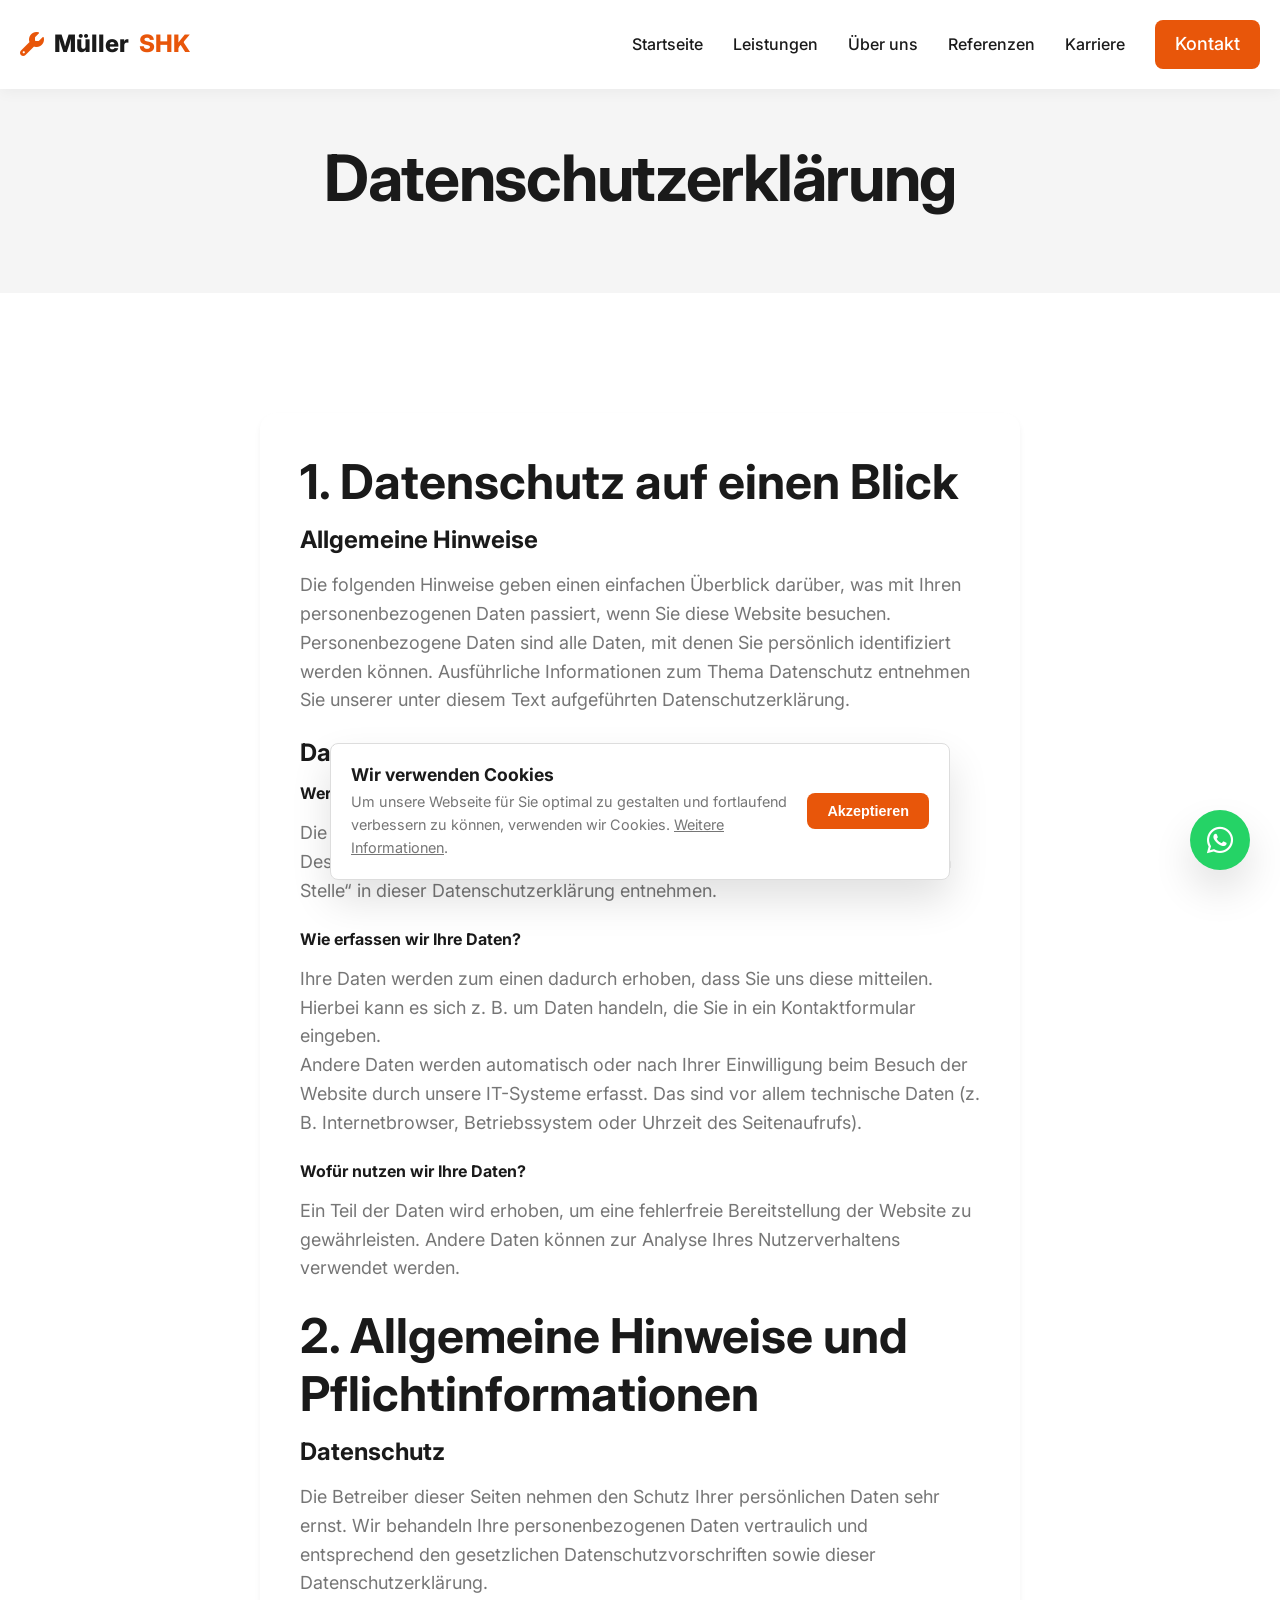
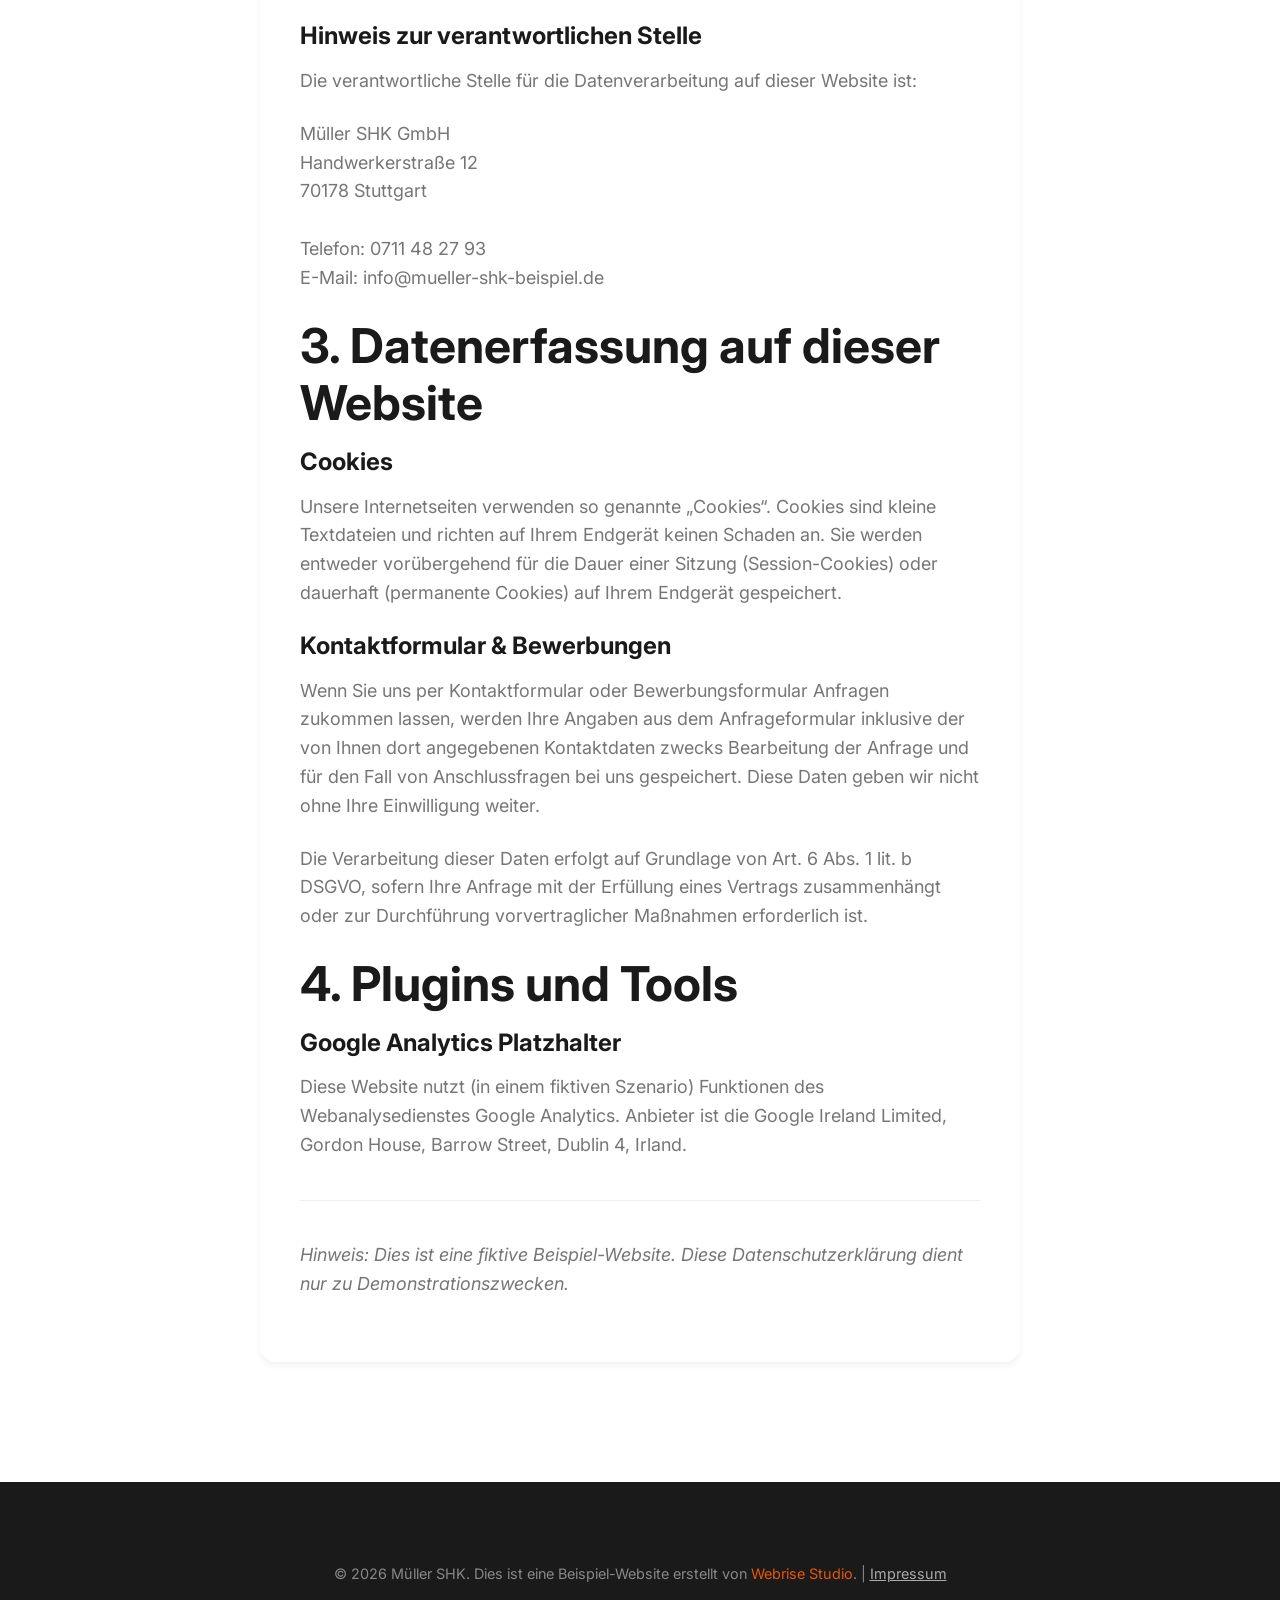
<file: datenschutz.html>
<!DOCTYPE html>
<html lang="de">
<head>
    <meta charset="UTF-8">
    <meta name="viewport" content="width=device-width, initial-scale=1.0">
  <meta name="description" content="Datenschutzerklärung – Müller SHK Stuttgart. Informationen zum Umgang mit Ihren personenbezogenen Daten.">
    <title>Datenschutzerklärung | Müller SHK Stuttgart</title>
    
    <link rel="preconnect" href="https://fonts.googleapis.com">
    <link rel="preconnect" href="https://fonts.gstatic.com" crossorigin>
    <link href="https://fonts.googleapis.com/css2?family=Inter:wght@400;500;600;700;800&display=swap" rel="stylesheet">
    <link rel="stylesheet" href="https://cdnjs.cloudflare.com/ajax/libs/font-awesome/6.4.0/css/all.min.css">
    <link rel="stylesheet" href="css/style.css">
  <!-- Open Graph -->
  <meta property="og:type" content="website">
  <meta property="og:url" content="https://webrisestudiode.github.io/mueller-shk/datenschutz.html">
  <meta property="og:title" content="Datenschutzerklärung | Müller SHK Stuttgart">
  <meta property="og:description" content="Datenschutzerklärung von Müller SHK Stuttgart.">
  <meta property="og:image" content="https://webrisestudiode.github.io/mueller-shk/Bilder%20Mitarbeiter/team1.webp">
  <meta name="twitter:card" content="summary_large_image">
</head>
<body>

<!-- Personalisierter Demo-Banner -->
<div id="personalized-banner" style="display:none; background:linear-gradient(90deg,#C64808,#E8560A); color:white; text-align:center; padding:10px 20px; font-size:0.9rem; font-weight:600; letter-spacing:0.01em; position:fixed;top:0;left:0;right:0;width:100%;z-index:9999;">
  <i class="fa-solid fa-eye" style="margin-right:8px;"></i>
  Guten Tag Herr/Frau <span id="banner-name" style="font-weight:800;"></span> – so könnte die Website von <strong id="banner-firma"></strong> aussehen &nbsp;·&nbsp;
  <a href="https://webrisestudio.de/kontakt.html" target="_blank" style="color:rgba(255,255,255,0.9);text-decoration:underline;font-weight:700;">Website anfragen →</a>
</div>
<script>
(function(){var p=new URLSearchParams(window.location.search);var f=p.get('firma'),n=p.get('name'),s=p.get('stadt'),t=p.get('telefon');if(f)sessionStorage.setItem('ws_firma',f);if(n)sessionStorage.setItem('ws_name',n);if(s)sessionStorage.setItem('ws_stadt',s);if(t)sessionStorage.setItem('ws_telefon',t);var name=sessionStorage.getItem('ws_name');if(name){var b=document.getElementById('personalized-banner'),el=document.getElementById('banner-name');if(b&&el){el.textContent=name;b.style.display='block';document.documentElement.appendChild(b);var h=b.offsetHeight||44;var sp=document.getElementById('ws-banner-spacer');if(sp)sp.style.height=h+'px';}}})();
</script>
<div id="ws-banner-spacer" style="height:0;overflow:hidden;"></div>

    <!-- Header Navigation -->
    <header class="header">
        <div class="container nav-container">
            <a href="index.html" class="logo">
                <i class="fa-solid fa-wrench" style="color: var(--color-primary);"></i> Müller<span>SHK</span>
            </a>
            
            <button class="mobile-menu-btn">
                <i class="fa-solid fa-bars"></i>
            </button>
            
            <nav class="nav-links">
                <a href="index.html">Startseite</a>
                <a href="leistungen.html">Leistungen</a>
                <a href="ueber-uns.html">Über uns</a>
                <a href="referenzen.html">Referenzen</a>
                <a href="karriere.html">Karriere</a>
                <a href="kontakt.html" class="btn btn-primary" style="color:white; padding: 10px 20px;">Kontakt</a>
            </nav>
        </div>
    </header>

    <section class="page-header" style="padding: 60px 0;">
        <div class="container">
            <h1>Datenschutzerklärung</h1>
        </div>
    </section>

    <section class="section-padding">
        <div class="container" style="max-width: 800px; margin: 0 auto;">
            <div style="background: white; padding: 40px; border-radius: var(--border-radius-lg); box-shadow: var(--shadow-sm);">
                
                <h2>1. Datenschutz auf einen Blick</h2>
                <h3>Allgemeine Hinweise</h3>
                <p>Die folgenden Hinweise geben einen einfachen Überblick darüber, was mit Ihren personenbezogenen Daten passiert, wenn Sie diese Website besuchen. Personenbezogene Daten sind alle Daten, mit denen Sie persönlich identifiziert werden können. Ausführliche Informationen zum Thema Datenschutz entnehmen Sie unserer unter diesem Text aufgeführten Datenschutzerklärung.</p>

                <h3>Datenerfassung auf dieser Website</h3>
                <h4>Wer ist verantwortlich für die Datenerfassung auf dieser Website?</h4>
                <p>Die Datenverarbeitung auf dieser Website erfolgt durch den Websitebetreiber. Dessen Kontaktdaten können Sie dem Abschnitt „Hinweis zur Verantwortlichen Stelle“ in dieser Datenschutzerklärung entnehmen.</p>

                <h4>Wie erfassen wir Ihre Daten?</h4>
                <p>Ihre Daten werden zum einen dadurch erhoben, dass Sie uns diese mitteilen. Hierbei kann es sich z. B. um Daten handeln, die Sie in ein Kontaktformular eingeben.<br>
                Andere Daten werden automatisch oder nach Ihrer Einwilligung beim Besuch der Website durch unsere IT-Systeme erfasst. Das sind vor allem technische Daten (z. B. Internetbrowser, Betriebssystem oder Uhrzeit des Seitenaufrufs).</p>

                <h4>Wofür nutzen wir Ihre Daten?</h4>
                <p>Ein Teil der Daten wird erhoben, um eine fehlerfreie Bereitstellung der Website zu gewährleisten. Andere Daten können zur Analyse Ihres Nutzerverhaltens verwendet werden.</p>

                <h2>2. Allgemeine Hinweise und Pflichtinformationen</h2>
                <h3>Datenschutz</h3>
                <p>Die Betreiber dieser Seiten nehmen den Schutz Ihrer persönlichen Daten sehr ernst. Wir behandeln Ihre personenbezogenen Daten vertraulich und entsprechend den gesetzlichen Datenschutzvorschriften sowie dieser Datenschutzerklärung.</p>

                <h3>Hinweis zur verantwortlichen Stelle</h3>
                <p>Die verantwortliche Stelle für die Datenverarbeitung auf dieser Website ist:</p>
                <p>
                    Müller SHK GmbH<br>
                    Handwerkerstraße 12<br>
                    70178 Stuttgart<br><br>
                    Telefon: 0711 123456<br>
                    E-Mail: info@mueller-shk-beispiel.de
                </p>

                <h2>3. Datenerfassung auf dieser Website</h2>
                <h3>Cookies</h3>
                <p>Unsere Internetseiten verwenden so genannte „Cookies“. Cookies sind kleine Textdateien und richten auf Ihrem Endgerät keinen Schaden an. Sie werden entweder vorübergehend für die Dauer einer Sitzung (Session-Cookies) oder dauerhaft (permanente Cookies) auf Ihrem Endgerät gespeichert.</p>

                <h3>Kontaktformular & Bewerbungen</h3>
                <p>Wenn Sie uns per Kontaktformular oder Bewerbungsformular Anfragen zukommen lassen, werden Ihre Angaben aus dem Anfrageformular inklusive der von Ihnen dort angegebenen Kontaktdaten zwecks Bearbeitung der Anfrage und für den Fall von Anschlussfragen bei uns gespeichert. Diese Daten geben wir nicht ohne Ihre Einwilligung weiter.</p>
                <p>Die Verarbeitung dieser Daten erfolgt auf Grundlage von Art. 6 Abs. 1 lit. b DSGVO, sofern Ihre Anfrage mit der Erfüllung eines Vertrags zusammenhängt oder zur Durchführung vorvertraglicher Maßnahmen erforderlich ist.</p>

                <h2>4. Plugins und Tools</h2>
                <h3>Google Analytics Platzhalter</h3>
                <p>Diese Website nutzt (in einem fiktiven Szenario) Funktionen des Webanalysedienstes Google Analytics. Anbieter ist die Google Ireland Limited, Gordon House, Barrow Street, Dublin 4, Irland.</p>

                <hr style="margin: 40px 0; border: none; border-top: 1px solid #eee;">

                <p><em>Hinweis: Dies ist eine fiktive Beispiel-Website. Diese Datenschutzerklärung dient nur zu Demonstrationszwecken.</em></p>
            </div>
        </div>
    </section>

    <!-- Footer -->
    <footer class="footer">
        <div class="container">
            <div class="footer-bottom" style="padding-top: 0; border-top: none;">
                &copy; 2026 Müller SHK. Dies ist eine Beispiel-Website erstellt von <a href="https://webrisestudio.de" target="_blank" style="color:var(--color-primary);">Webrise Studio</a>. | <a href="impressum.html" style="color: #aaa; text-decoration: underline;">Impressum</a>
            </div>
        </div>
    </footer>

    <!-- WhatsApp Button -->
    <a href="https://wa.me/49123456789?text=Hallo%20M%C3%BCller%20SHK,%20ich%20h%C3%A4tte%20eine%20Anfrage..." target="_blank" class="whatsapp-btn" aria-label="WhatsApp Kontakt">
        <i class="fa-brands fa-whatsapp"></i>
    </a>

    <!-- Cookie Banner -->
    <div id="cookie-banner" class="cookie-banner">
        <div>
            <h4 style="margin-bottom: 5px; font-size: 1.1rem;">Wir verwenden Cookies</h4>
            <p style="font-size: 0.9rem; margin-bottom: 0;">Um unsere Webseite für Sie optimal zu gestalten und fortlaufend verbessern zu können, verwenden wir Cookies. <a href="datenschutz.html" style="text-decoration: underline;">Weitere Informationen</a>.</p>
        </div>
        <div>
            <button id="accept-cookies" class="btn btn-primary" style="padding: 10px 20px; font-size: 0.9rem;">Akzeptieren</button>
        </div>
    </div>

    <!-- Scripts -->
    <script src="js/script.js"></script>
</body>
</html>
</file>
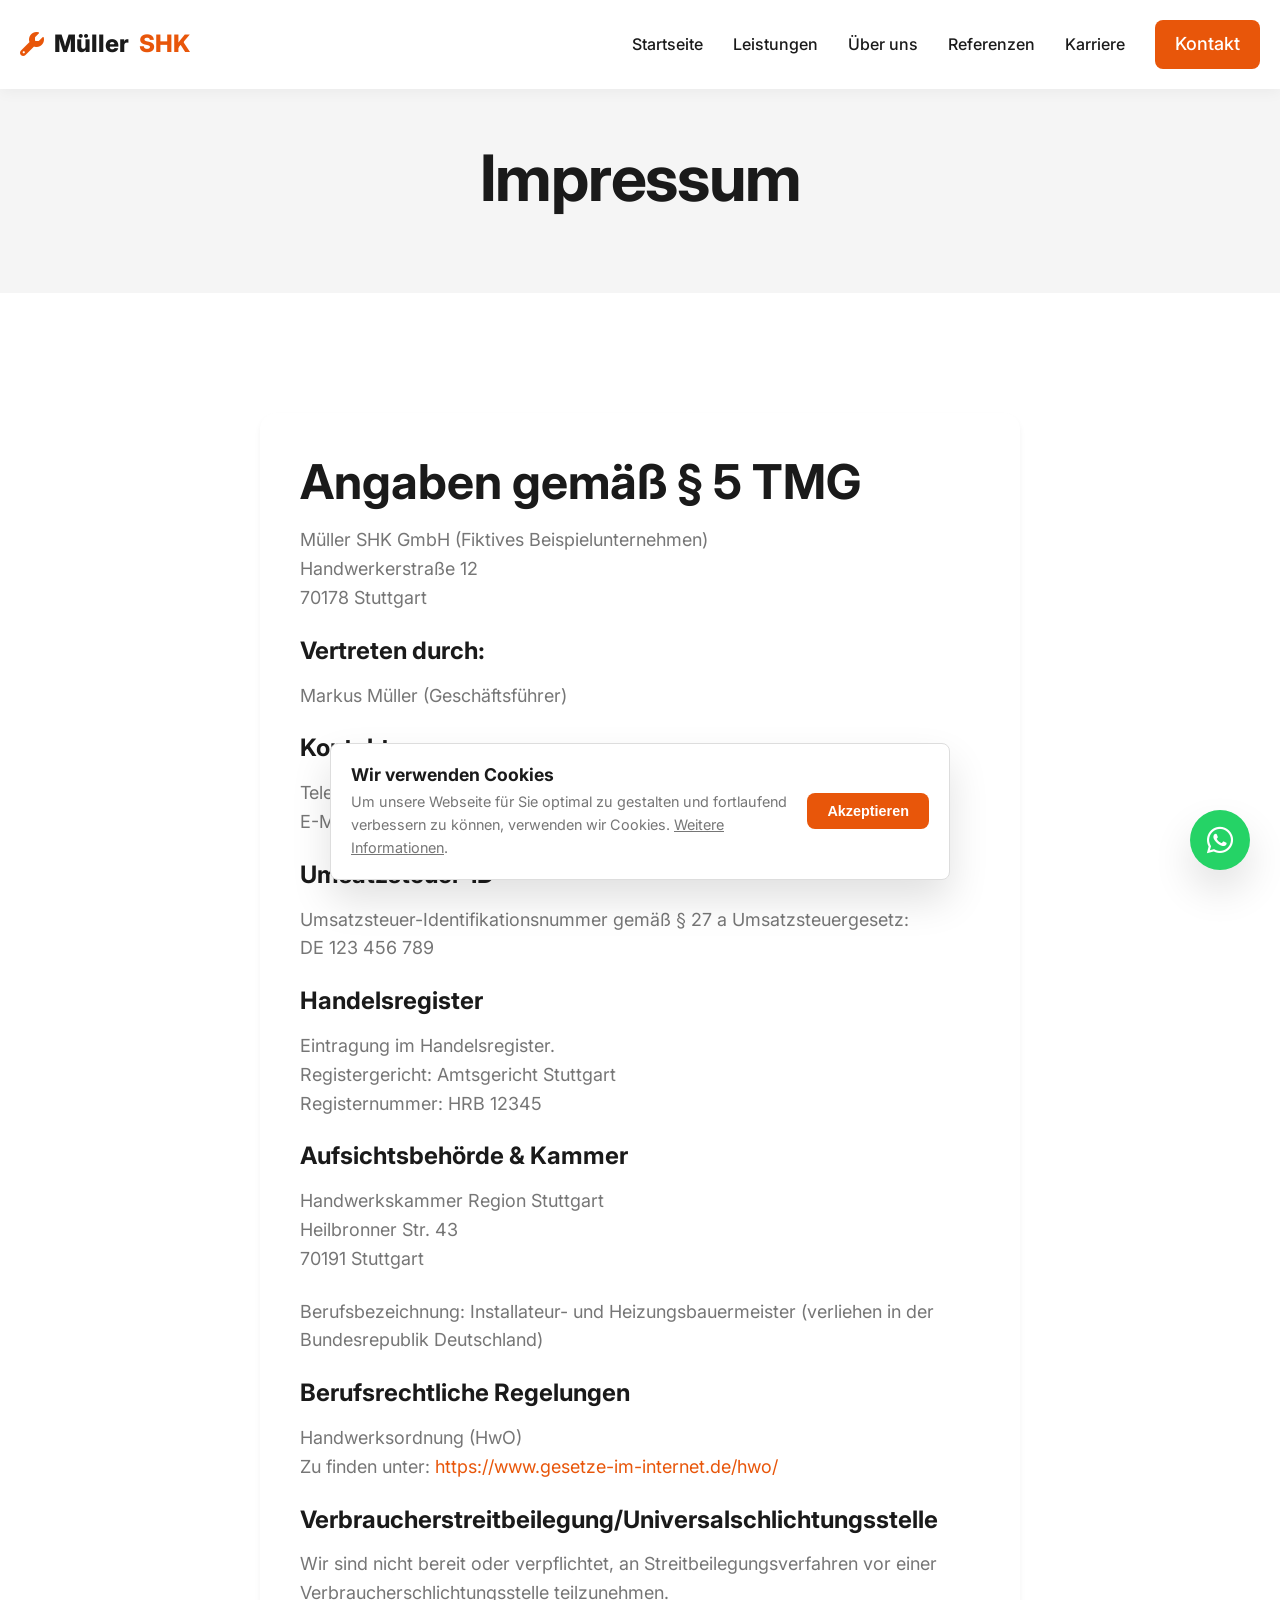
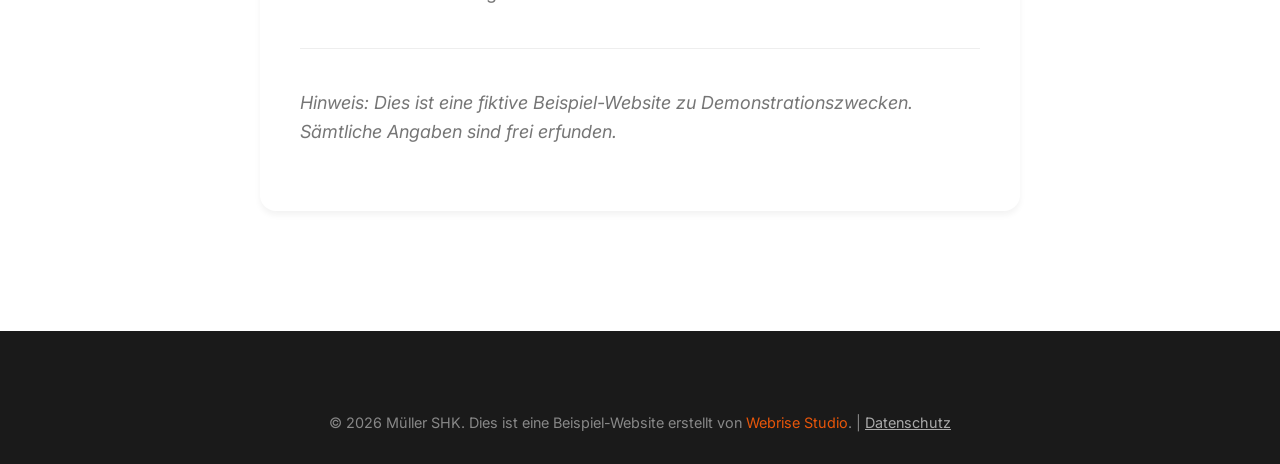
<file: impressum.html>
<!DOCTYPE html>
<html lang="de">
<head>
    <meta charset="UTF-8">
    <meta name="viewport" content="width=device-width, initial-scale=1.0">
  <meta name="description" content="Impressum – Müller SHK Stuttgart. Angaben gemäß § 5 TMG.">
    <title>Impressum | Müller SHK Stuttgart</title>
    
    <link rel="preconnect" href="https://fonts.googleapis.com">
    <link rel="preconnect" href="https://fonts.gstatic.com" crossorigin>
    <link href="https://fonts.googleapis.com/css2?family=Inter:wght@400;500;600;700;800&display=swap" rel="stylesheet">
    <link rel="stylesheet" href="https://cdnjs.cloudflare.com/ajax/libs/font-awesome/6.4.0/css/all.min.css">
    <link rel="stylesheet" href="css/style.css">
  <!-- Open Graph -->
  <meta property="og:type" content="website">
  <meta property="og:url" content="https://webrisestudiode.github.io/mueller-shk/impressum.html">
  <meta property="og:title" content="Impressum | Müller SHK Stuttgart">
  <meta property="og:description" content="Impressum von Müller SHK Stuttgart.">
  <meta property="og:image" content="https://webrisestudiode.github.io/mueller-shk/Bilder%20Mitarbeiter/team1.webp">
  <meta name="twitter:card" content="summary_large_image">
</head>
<body>

<!-- Personalisierter Demo-Banner -->
<div id="personalized-banner" style="display:none; background:linear-gradient(90deg,#C64808,#E8560A); color:white; text-align:center; padding:10px 20px; font-size:0.9rem; font-weight:600; letter-spacing:0.01em; position:fixed;top:0;left:0;right:0;width:100%;z-index:9999;">
  <i class="fa-solid fa-eye" style="margin-right:8px;"></i>
  Guten Tag Herr/Frau <span id="banner-name" style="font-weight:800;"></span> – so könnte die Website von <strong id="banner-firma"></strong> aussehen &nbsp;·&nbsp;
  <a href="https://webrisestudio.de/kontakt.html" target="_blank" style="color:rgba(255,255,255,0.9);text-decoration:underline;font-weight:700;">Website anfragen →</a>
</div>
<script>
(function(){var p=new URLSearchParams(window.location.search);var f=p.get('firma'),n=p.get('name'),s=p.get('stadt'),t=p.get('telefon');if(f)sessionStorage.setItem('ws_firma',f);if(n)sessionStorage.setItem('ws_name',n);if(s)sessionStorage.setItem('ws_stadt',s);if(t)sessionStorage.setItem('ws_telefon',t);var name=sessionStorage.getItem('ws_name');if(name){var b=document.getElementById('personalized-banner'),el=document.getElementById('banner-name');if(b&&el){el.textContent=name;b.style.display='block';document.documentElement.appendChild(b);var h=b.offsetHeight||44;var sp=document.getElementById('ws-banner-spacer');if(sp)sp.style.height=h+'px';}}})();
</script>
<div id="ws-banner-spacer" style="height:0;overflow:hidden;"></div>

    <!-- Header Navigation -->
    <header class="header">
        <div class="container nav-container">
            <a href="index.html" class="logo">
                <i class="fa-solid fa-wrench" style="color: var(--color-primary);"></i> Müller<span>SHK</span>
            </a>
            
            <button class="mobile-menu-btn">
                <i class="fa-solid fa-bars"></i>
            </button>
            
            <nav class="nav-links">
                <a href="index.html">Startseite</a>
                <a href="leistungen.html">Leistungen</a>
                <a href="ueber-uns.html">Über uns</a>
                <a href="referenzen.html">Referenzen</a>
                <a href="karriere.html">Karriere</a>
                <a href="kontakt.html" class="btn btn-primary" style="color:white; padding: 10px 20px;">Kontakt</a>
            </nav>
        </div>
    </header>

    <section class="page-header" style="padding: 60px 0;">
        <div class="container">
            <h1>Impressum</h1>
        </div>
    </section>

    <section class="section-padding">
        <div class="container" style="max-width: 800px; margin: 0 auto;">
            <div style="background: white; padding: 40px; border-radius: var(--border-radius-lg); box-shadow: var(--shadow-sm);">
                <h2>Angaben gemäß § 5 TMG</h2>
                <p>
                    Müller SHK GmbH (Fiktives Beispielunternehmen)<br>
                    Handwerkerstraße 12<br>
                    70178 Stuttgart
                </p>

                <h3>Vertreten durch:</h3>
                <p>Markus Müller (Geschäftsführer)</p>

                <h3>Kontakt</h3>
                <p>
                    Telefon: 0711 123456<br>
                    E-Mail: info@mueller-shk-beispiel.de
                </p>

                <h3>Umsatzsteuer-ID</h3>
                <p>
                    Umsatzsteuer-Identifikationsnummer gemäß § 27 a Umsatzsteuergesetz:<br>
                    DE 123 456 789
                </p>

                <h3>Handelsregister</h3>
                <p>
                    Eintragung im Handelsregister.<br>
                    Registergericht: Amtsgericht Stuttgart<br>
                    Registernummer: HRB 12345
                </p>

                <h3>Aufsichtsbehörde & Kammer</h3>
                <p>
                    Handwerkskammer Region Stuttgart<br>
                    Heilbronner Str. 43<br>
                    70191 Stuttgart
                </p>
                <p>Berufsbezeichnung: Installateur- und Heizungsbauermeister (verliehen in der Bundesrepublik Deutschland)</p>
                
                <h3>Berufsrechtliche Regelungen</h3>
                <p>Handwerksordnung (HwO)<br>
                Zu finden unter: <a href="https://www.gesetze-im-internet.de/hwo/" target="_blank" style="color: var(--color-primary);">https://www.gesetze-im-internet.de/hwo/</a></p>

                <h3>Verbraucherstreitbeilegung/Universalschlichtungsstelle</h3>
                <p>Wir sind nicht bereit oder verpflichtet, an Streitbeilegungsverfahren vor einer Verbraucherschlichtungsstelle teilzunehmen.</p>

                <hr style="margin: 40px 0; border: none; border-top: 1px solid #eee;">

                <p><em>Hinweis: Dies ist eine fiktive Beispiel-Website zu Demonstrationszwecken. Sämtliche Angaben sind frei erfunden.</em></p>
            </div>
        </div>
    </section>

    <!-- Footer -->
    <footer class="footer">
        <div class="container">
            <div class="footer-bottom" style="padding-top: 0; border-top: none;">
                &copy; 2026 Müller SHK. Dies ist eine Beispiel-Website erstellt von <a href="https://webrisestudio.de" target="_blank" style="color:var(--color-primary);">Webrise Studio</a>. | <a href="datenschutz.html" style="color: #aaa; text-decoration: underline;">Datenschutz</a>
            </div>
        </div>
    </footer>

    <!-- WhatsApp Button -->
    <a href="https://wa.me/49123456789?text=Hallo%20M%C3%BCller%20SHK,%20ich%20h%C3%A4tte%20eine%20Anfrage..." target="_blank" class="whatsapp-btn" aria-label="WhatsApp Kontakt">
        <i class="fa-brands fa-whatsapp"></i>
    </a>

    <!-- Cookie Banner -->
    <div id="cookie-banner" class="cookie-banner">
        <div>
            <h4 style="margin-bottom: 5px; font-size: 1.1rem;">Wir verwenden Cookies</h4>
            <p style="font-size: 0.9rem; margin-bottom: 0;">Um unsere Webseite für Sie optimal zu gestalten und fortlaufend verbessern zu können, verwenden wir Cookies. <a href="datenschutz.html" style="text-decoration: underline;">Weitere Informationen</a>.</p>
        </div>
        <div>
            <button id="accept-cookies" class="btn btn-primary" style="padding: 10px 20px; font-size: 0.9rem;">Akzeptieren</button>
        </div>
    </div>

    <!-- Scripts -->
    <script src="js/script.js"></script>
</body>
</html>
</file>
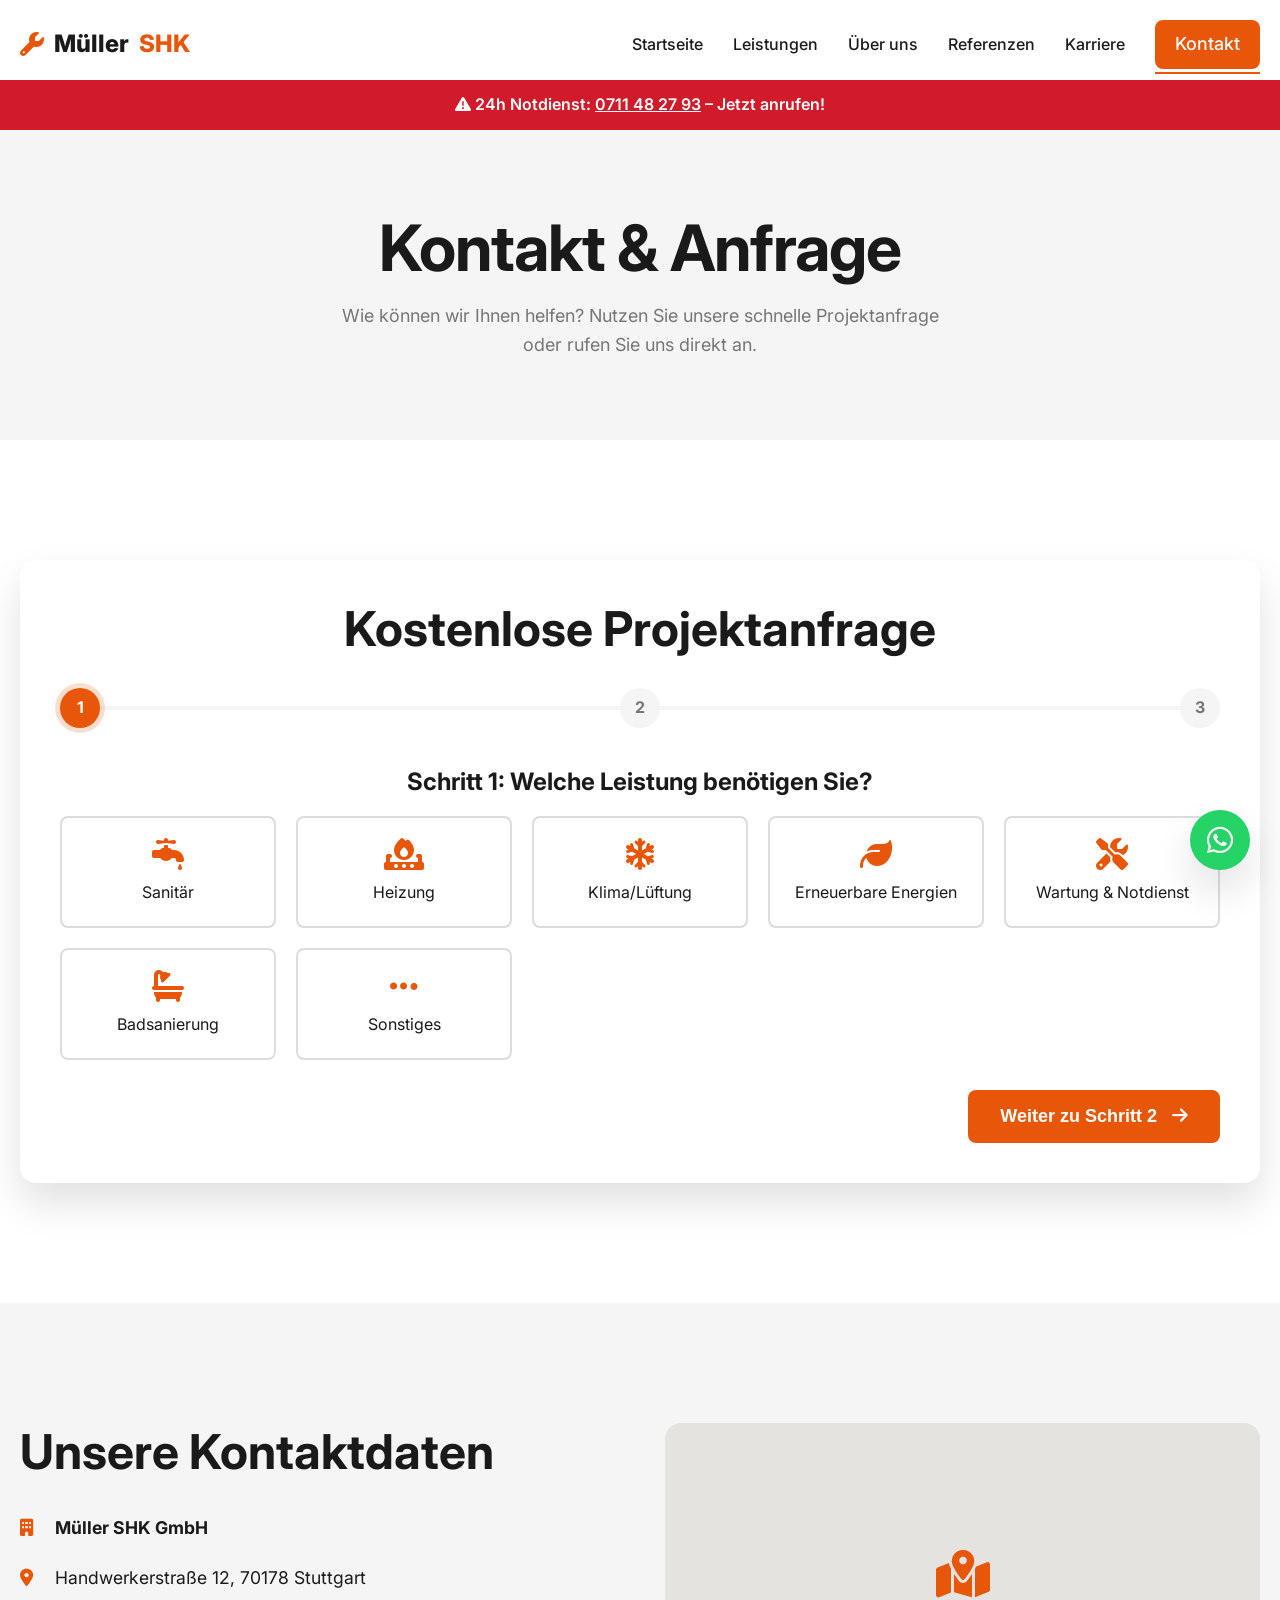
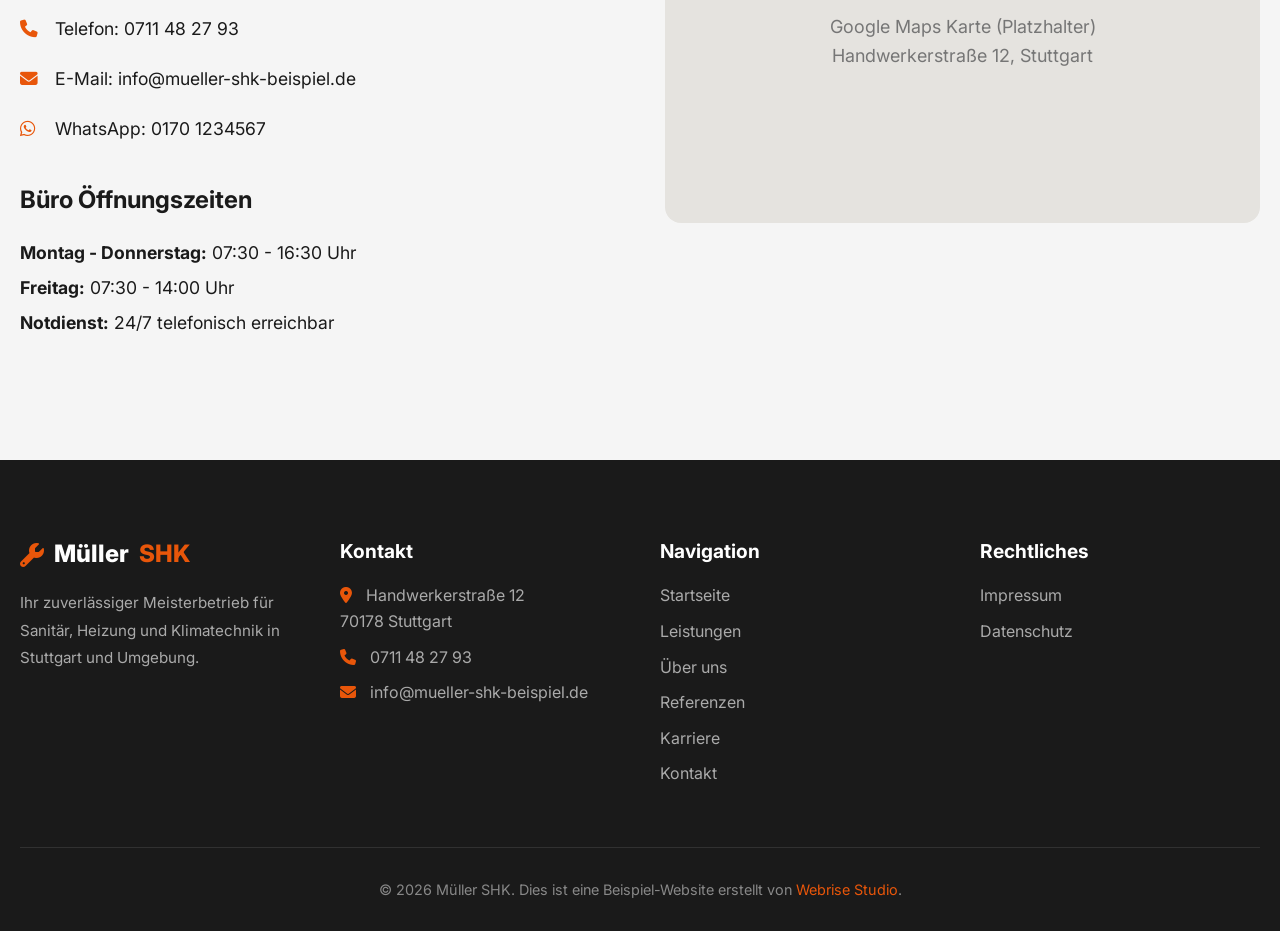
<file: kontakt.html>
<!DOCTYPE html>
<html lang="de">
<head>
    <meta charset="UTF-8">
    <meta name="viewport" content="width=device-width, initial-scale=1.0">
    <title>Kontakt & Anfrage | Müller SHK Stuttgart</title>
    <meta name="description" content="Kontaktieren Sie Müller SHK für Ihr nächstes Projekt. Nutzen Sie unsere einfache Online-Anfrage für Sanitär, Heizung und Klima oder bewerben Sie sich bei uns.">
    
    <link rel="preconnect" href="https://fonts.googleapis.com">
    <link rel="preconnect" href="https://fonts.gstatic.com" crossorigin>
    <link href="https://fonts.googleapis.com/css2?family=Inter:wght@400;500;600;700;800&display=swap" rel="stylesheet">
    <link rel="stylesheet" href="https://cdnjs.cloudflare.com/ajax/libs/font-awesome/6.4.0/css/all.min.css">
    <link rel="stylesheet" href="css/style.css">
  <link rel="icon" type="image/png" href="favicon.png">
  <link rel="apple-touch-icon" href="favicon.png">
  <!-- Open Graph -->
  <meta property="og:type" content="website">
  <meta property="og:url" content="https://webrisestudiode.github.io/mueller-shk/kontakt.html">
  <meta property="og:title" content="Kontakt & Anfrage | Müller SHK Stuttgart">
  <meta property="og:description" content="Kontaktieren Sie Müller SHK für Ihr nächstes Projekt. Nutzen Sie unsere einfache Online-Anfrage für Sanitär, Heizung und Klima.">
  <meta property="og:image" content="https://webrisestudiode.github.io/mueller-shk/Bilder%20Mitarbeiter/team1.webp">
  <meta name="twitter:card" content="summary_large_image">
</head>
<body>

<!-- Personalisierter Demo-Banner -->
<div id="personalized-banner" style="display:none; background:linear-gradient(90deg,#C64808,#E8560A); color:white; text-align:center; padding:10px 20px; font-size:0.9rem; font-weight:600; letter-spacing:0.01em; position:fixed;top:0;left:0;right:0;width:100%;z-index:9999;">
  <i class="fa-solid fa-eye" style="margin-right:8px;"></i>
  Guten Tag Herr/Frau <span id="banner-name" style="font-weight:800;"></span> – so könnte die Website von <strong id="banner-firma"></strong> aussehen &nbsp;·&nbsp;
  <a href="https://webrisestudio.de/kontakt.html" target="_blank" style="color:rgba(255,255,255,0.9);text-decoration:underline;font-weight:700;">Website anfragen →</a>
</div>
<script>
(function(){var p=new URLSearchParams(window.location.search);var f=p.get('firma'),n=p.get('name'),s=p.get('stadt'),t=p.get('telefon');if(f)sessionStorage.setItem('ws_firma',f);if(n)sessionStorage.setItem('ws_name',n);if(s)sessionStorage.setItem('ws_stadt',s);if(t)sessionStorage.setItem('ws_telefon',t);var name=sessionStorage.getItem('ws_name');if(name){var b=document.getElementById('personalized-banner'),el=document.getElementById('banner-name');if(b&&el){el.textContent=name;b.style.display='block';document.documentElement.appendChild(b);var h=b.offsetHeight||44;var sp=document.getElementById('ws-banner-spacer');if(sp)sp.style.height=h+'px';}}})();
</script>
<div id="ws-banner-spacer" style="height:0;overflow:hidden;"></div>

    <!-- Notdienst Banner -->
    <div class="emergency-banner">
        <div class="container">
            <i class="fa-solid fa-triangle-exclamation"></i> 24h Notdienst: <a href="tel:0711123456" style="text-decoration: underline; color: white;">0711 123456</a> – Jetzt anrufen!
        </div>
    </div>

    <!-- Header Navigation -->
    <header class="header">
        <div class="container nav-container">
            <a href="index.html" class="logo">
                <i class="fa-solid fa-wrench" style="color: var(--color-primary);"></i> Müller<span>SHK</span>
            </a>
            
            <button class="mobile-menu-btn">
                <i class="fa-solid fa-bars"></i>
            </button>
            
            <nav class="nav-links">
                <a href="index.html">Startseite</a>
                <a href="leistungen.html">Leistungen</a>
                <a href="ueber-uns.html">Über uns</a>
                <a href="referenzen.html">Referenzen</a>
                <a href="karriere.html">Karriere</a>
                <a href="kontakt.html" class="btn btn-primary active" style="color:white; padding: 10px 20px;">Kontakt</a>
            </nav>
        </div>
    </header>

    <!-- Page Header -->
    <section class="page-header">
        <div class="container">
            <h1 class="animate-on-scroll">Kontakt & Anfrage</h1>
            <p class="animate-on-scroll" style="transition-delay: 0.1s; max-width: 600px; margin: 0 auto;">Wie können wir Ihnen helfen? Nutzen Sie unsere schnelle Projektanfrage oder rufen Sie uns direkt an.</p>
        </div>
    </section>

    <!-- Kontakt Info & Formular Bereich -->
    <section class="section-padding">
        <div class="container">
            <div class="grid" style="grid-template-columns: 1fr; gap: 50px;">
                
                <!-- Mehrstufiges Formular -->
                <div class="multi-step-form animate-on-scroll">
                    <h2 class="text-center" style="margin-bottom: 30px;">Kostenlose Projektanfrage</h2>
                    
                    <div class="progress-bar">
                        <div class="progress-line"></div>
                        <div class="step-indicator active">1</div>
                        <div class="step-indicator">2</div>
                        <div class="step-indicator">3</div>
                    </div>

                    <form id="projekt-anfrage-form" action="https://formspree.io/f/placeholder" method="POST">
                        
                        <!-- Schritt 1 -->
                        <div class="form-step active" id="step1">
                            <h3 class="text-center" style="margin-bottom: 20px;">Schritt 1: Welche Leistung benötigen Sie?</h3>
                            
                            <input type="hidden" id="selected-service" name="Leistung" required>
                            
                            <div class="service-selection-grid">
                                <div class="service-option" data-service="Sanitär">
                                    <i class="fa-solid fa-faucet-drip"></i>
                                    <div>Sanitär</div>
                                </div>
                                <div class="service-option" data-service="Heizung">
                                    <i class="fa-solid fa-fire-burner"></i>
                                    <div>Heizung</div>
                                </div>
                                <div class="service-option" data-service="Klima/Lüftung">
                                    <i class="fa-solid fa-snowflake"></i>
                                    <div>Klima/Lüftung</div>
                                </div>
                                <div class="service-option" data-service="Erneuerbare Energien">
                                    <i class="fa-solid fa-leaf"></i>
                                    <div>Erneuerbare Energien</div>
                                </div>
                                <div class="service-option" data-service="Wartung & Notdienst">
                                    <i class="fa-solid fa-screwdriver-wrench"></i>
                                    <div>Wartung & Notdienst</div>
                                </div>
                                <div class="service-option" data-service="Badsanierung">
                                    <i class="fa-solid fa-bath"></i>
                                    <div>Badsanierung</div>
                                </div>
                                <div class="service-option" data-service="Sonstiges">
                                    <i class="fa-solid fa-ellipsis"></i>
                                    <div>Sonstiges</div>
                                </div>
                            </div>
                            
                            <div class="text-right" style="text-align: right;">
                                <button type="button" class="btn btn-primary btn-next">Weiter zu Schritt 2 <i class="fa-solid fa-arrow-right" style="margin-left: 10px;"></i></button>
                            </div>
                        </div>

                        <!-- Schritt 2 -->
                        <div class="form-step" id="step2">
                            <h3 class="text-center" style="margin-bottom: 20px;">Schritt 2: Ihr Projekt</h3>
                            
                            <div class="grid grid-2" style="gap: 20px; margin-bottom: 20px;">
                                <div class="form-group">
                                    <label class="form-label">Wie dringend ist Ihr Anliegen?</label>
                                    <select name="Dringlichkeit" class="form-control" required>
                                        <option value="" disabled selected>Bitte wählen...</option>
                                        <option value="Notfall">Notfall – heute noch</option>
                                        <option value="Diese Woche">Diese Woche</option>
                                        <option value="In 1-3 Monaten">In 1-3 Monaten</option>
                                        <option value="Planung/Beratung">Planung / Beratung</option>
                                    </select>
                                </div>
                                <div class="form-group">
                                    <label class="form-label">Ungefähres Budget (bei Großprojekten)</label>
                                    <select name="Budget" class="form-control">
                                        <option value="" disabled selected>Bitte wählen...</option>
                                        <option value="Unter 1.000€">Unter 1.000€</option>
                                        <option value="1.000 - 5.000€">1.000€ - 5.000€</option>
                                        <option value="5.000 - 15.000€">5.000€ - 15.000€</option>
                                        <option value="Über 15.000€">Über 15.000€</option>
                                        <option value="Noch unklar">Noch unklar</option>
                                    </select>
                                </div>
                            </div>
                            
                            <div class="form-group">
                                <label class="form-label">Beschreiben Sie Ihr Projekt so genau wie möglich</label>
                                <textarea name="Projektbeschreibung" class="form-control" placeholder="z.B. Unsere alte Gasheizung ist defekt und wir überlegen auf eine Wärmepumpe umzusteigen..." required></textarea>
                            </div>
                            
                            <div class="form-group">
                                <label class="form-label">Fotos oder Pläne hochladen (optional)</label>
                                <input type="file" name="Anhänge" class="form-control" multiple accept="image/*,.pdf">
                            </div>

                            <div class="form-actions">
                                <button type="button" class="btn btn-outline btn-prev"><i class="fa-solid fa-arrow-left" style="margin-right: 10px;"></i> Zurück</button>
                                <button type="button" class="btn btn-primary btn-next">Weiter zu Schritt 3 <i class="fa-solid fa-arrow-right" style="margin-left: 10px;"></i></button>
                            </div>
                        </div>

                        <!-- Schritt 3 -->
                        <div class="form-step" id="step3">
                            <h3 class="text-center" style="margin-bottom: 20px;">Schritt 3: Ihre Kontaktdaten</h3>
                            
                            <div class="grid grid-2" style="gap: 20px; margin-bottom: 20px;">
                                <div class="form-group">
                                    <label class="form-label">Vorname *</label>
                                    <input type="text" name="Vorname" class="form-control" required>
                                </div>
                                <div class="form-group">
                                    <label class="form-label">Nachname *</label>
                                    <input type="text" name="Nachname" class="form-control" required>
                                </div>
                            </div>
                            
                            <div class="grid grid-2" style="gap: 20px; margin-bottom: 20px;">
                                <div class="form-group">
                                    <label class="form-label">Telefonnummer *</label>
                                    <input type="tel" name="Telefon" class="form-control" required>
                                </div>
                                <div class="form-group">
                                    <label class="form-label">E-Mail *</label>
                                    <input type="email" name="Email" class="form-control" required>
                                </div>
                            </div>
                            
                            <div class="form-group">
                                <label class="form-label">Adresse des Projekts (Straße, PLZ, Ort) *</label>
                                <input type="text" name="Adresse" class="form-control" required>
                            </div>
                            
                            <div class="checkbox-wrap">
                                <input type="checkbox" id="datenschutz-anfrage" name="Datenschutz" required>
                                <label for="datenschutz-anfrage" style="font-size: 0.9rem;">Ich stimme zu, dass meine Angaben aus dem Kontaktformular zur Beantwortung meiner Anfrage erhoben und verarbeitet werden. Hinweis: Sie können Ihre Einwilligung jederzeit für die Zukunft per E-Mail an info@mueller-shk-beispiel.de widerrufen. Detaillierte Informationen zum Umgang mit Nutzerdaten finden Sie in unserer <a href="datenschutz.html" style="text-decoration: underline;">Datenschutzerklärung</a>. *</label>
                            </div>

                            <div class="form-actions">
                                <button type="button" class="btn btn-outline btn-prev"><i class="fa-solid fa-arrow-left" style="margin-right: 10px;"></i> Zurück</button>
                                <button type="submit" class="btn btn-primary" style="font-size: 1.2rem; padding: 16px 40px;">Jetzt kostenlos anfragen</button>
                            </div>
                        </div>

                    </form>
                </div>
            </div>
        </div>
    </section>

    <!-- Kontakt Infos & Map -->
    <section class="section-padding bg-light">
        <div class="container">
            <div class="grid grid-2" style="gap: 50px;">
                <div class="animate-on-scroll">
                    <h2 style="margin-bottom: 30px;">Unsere Kontaktdaten</h2>
                    <ul style="font-size: 1.1rem; line-height: 2;">
                        <li style="margin-bottom: 15px;"><i class="fa-solid fa-building text-primary" style="width: 30px;"></i> <strong>Müller SHK GmbH</strong></li>
                        <li style="margin-bottom: 15px;"><i class="fa-solid fa-location-dot text-primary" style="width: 30px;"></i> Handwerkerstraße 12, 70178 Stuttgart</li>
                        <li style="margin-bottom: 15px;"><i class="fa-solid fa-phone text-primary" style="width: 30px;"></i> Telefon: 0711 123456</li>
                        <li style="margin-bottom: 15px;"><i class="fa-solid fa-envelope text-primary" style="width: 30px;"></i> E-Mail: info@mueller-shk-beispiel.de</li>
                        <li style="margin-bottom: 15px;"><i class="fa-brands fa-whatsapp text-primary" style="width: 30px;"></i> WhatsApp: 0170 1234567</li>
                    </ul>
                    
                    <h3 style="margin-top: 40px; margin-bottom: 20px;">Büro Öffnungszeiten</h3>
                    <ul style="font-size: 1.1rem; line-height: 2;">
                        <li><strong>Montag - Donnerstag:</strong> 07:30 - 16:30 Uhr</li>
                        <li><strong>Freitag:</strong> 07:30 - 14:00 Uhr</li>
                        <li><strong>Notdienst:</strong> 24/7 telefonisch erreichbar</li>
                    </ul>
                </div>
                
                <div class="animate-on-scroll" style="transition-delay: 0.2s;">
                    <!-- Platzhalter für Google Maps -->
                    <div class="map-container">
                        <div style="text-align: center;">
                            <i class="fa-solid fa-map-location-dot" style="font-size: 3rem; color: var(--color-primary); margin-bottom: 15px;"></i>
                            <p>Google Maps Karte (Platzhalter)<br>Handwerkerstraße 12, Stuttgart</p>
                        </div>
                    </div>
                </div>
            </div>
        </div>
    </section>



    <!-- Footer -->
    <footer class="footer">
        <div class="container">
            <div class="footer-grid">
                <div>
                    <h3 style="color: var(--color-white); font-weight:800; display:flex; align-items:center; gap:10px; margin-bottom: 20px;">
                        <i class="fa-solid fa-wrench" style="color: var(--color-primary);"></i> Müller<span style="color: var(--color-primary);">SHK</span>
                    </h3>
                    <p style="color: #aaa; font-size:0.95rem; line-height: 1.8;">
                        Ihr zuverlässiger Meisterbetrieb für Sanitär, Heizung und Klimatechnik in Stuttgart und Umgebung.
                    </p>
                </div>
                
                <div>
                    <h4>Kontakt</h4>
                    <ul class="footer-links" style="color: #aaa;">
                        <li><i class="fa-solid fa-location-dot" style="margin-right: 10px; color: var(--color-primary);"></i> Handwerkerstraße 12<br>70178 Stuttgart</li>
                        <li><i class="fa-solid fa-phone" style="margin-right: 10px; color: var(--color-primary);"></i> 0711 123456</li>
                        <li><i class="fa-solid fa-envelope" style="margin-right: 10px; color: var(--color-primary);"></i> info@mueller-shk-beispiel.de</li>
                    </ul>
                </div>
                
                <div>
                    <h4>Navigation</h4>
                    <ul class="footer-links">
                        <li><a href="index.html">Startseite</a></li>
                        <li><a href="leistungen.html">Leistungen</a></li>
                        <li><a href="ueber-uns.html">Über uns</a></li>
                        <li><a href="referenzen.html">Referenzen</a></li>
                        <li><a href="karriere.html">Karriere</a></li>
                        <li><a href="kontakt.html">Kontakt</a></li>
                    </ul>
                </div>
                
                <div>
                    <h4>Rechtliches</h4>
                    <ul class="footer-links">
                        <li><a href="impressum.html">Impressum</a></li>
                        <li><a href="datenschutz.html">Datenschutz</a></li>
                    </ul>
                </div>
            </div>
            
            <div class="footer-bottom">
                &copy; 2026 Müller SHK. Dies ist eine Beispiel-Website erstellt von <a href="https://webrisestudio.de" target="_blank" style="color:var(--color-primary);">Webrise Studio</a>.
            </div>
        </div>
    </footer>

    <!-- WhatsApp Button -->
    <a href="https://wa.me/49123456789?text=Hallo%20M%C3%BCller%20SHK,%20ich%20h%C3%A4tte%20eine%20Anfrage..." target="_blank" class="whatsapp-btn" aria-label="WhatsApp Kontakt">
        <i class="fa-brands fa-whatsapp"></i>
    </a>

    <!-- Scripts -->
    <script src="js/script.js"></script>
    <script>
        // Check if there is a 'leistung' parameter in URL to pre-select
        document.addEventListener("DOMContentLoaded", () => {
            const urlParams = new URLSearchParams(window.location.search);
            const leistung = urlParams.get('leistung');
            
            if (leistung) {
                // Map the parameter to the data-service values
                const map = {
                    'sanitaer': 'Sanitär',
                    'heizung': 'Heizung',
                    'klima': 'Klima/Lüftung',
                    'erneuerbare': 'Erneuerbare Energien',
                    'wartung': 'Wartung & Notdienst',
                    'badsanierung': 'Badsanierung'
                };
                
                const targetService = map[leistung];
                if (targetService) {
                    const option = document.querySelector(`.service-option[data-service="${targetService}"]`);
                    if (option) {
                        option.click();
                        // Scroll to form if loaded with parameter
                        setTimeout(() => {
                            document.getElementById('projekt-anfrage-form').scrollIntoView({ behavior: 'smooth', block: 'center' });
                        }, 500);
                    }
                }
            }
        });
    </script>
</body>
</html>
</file>
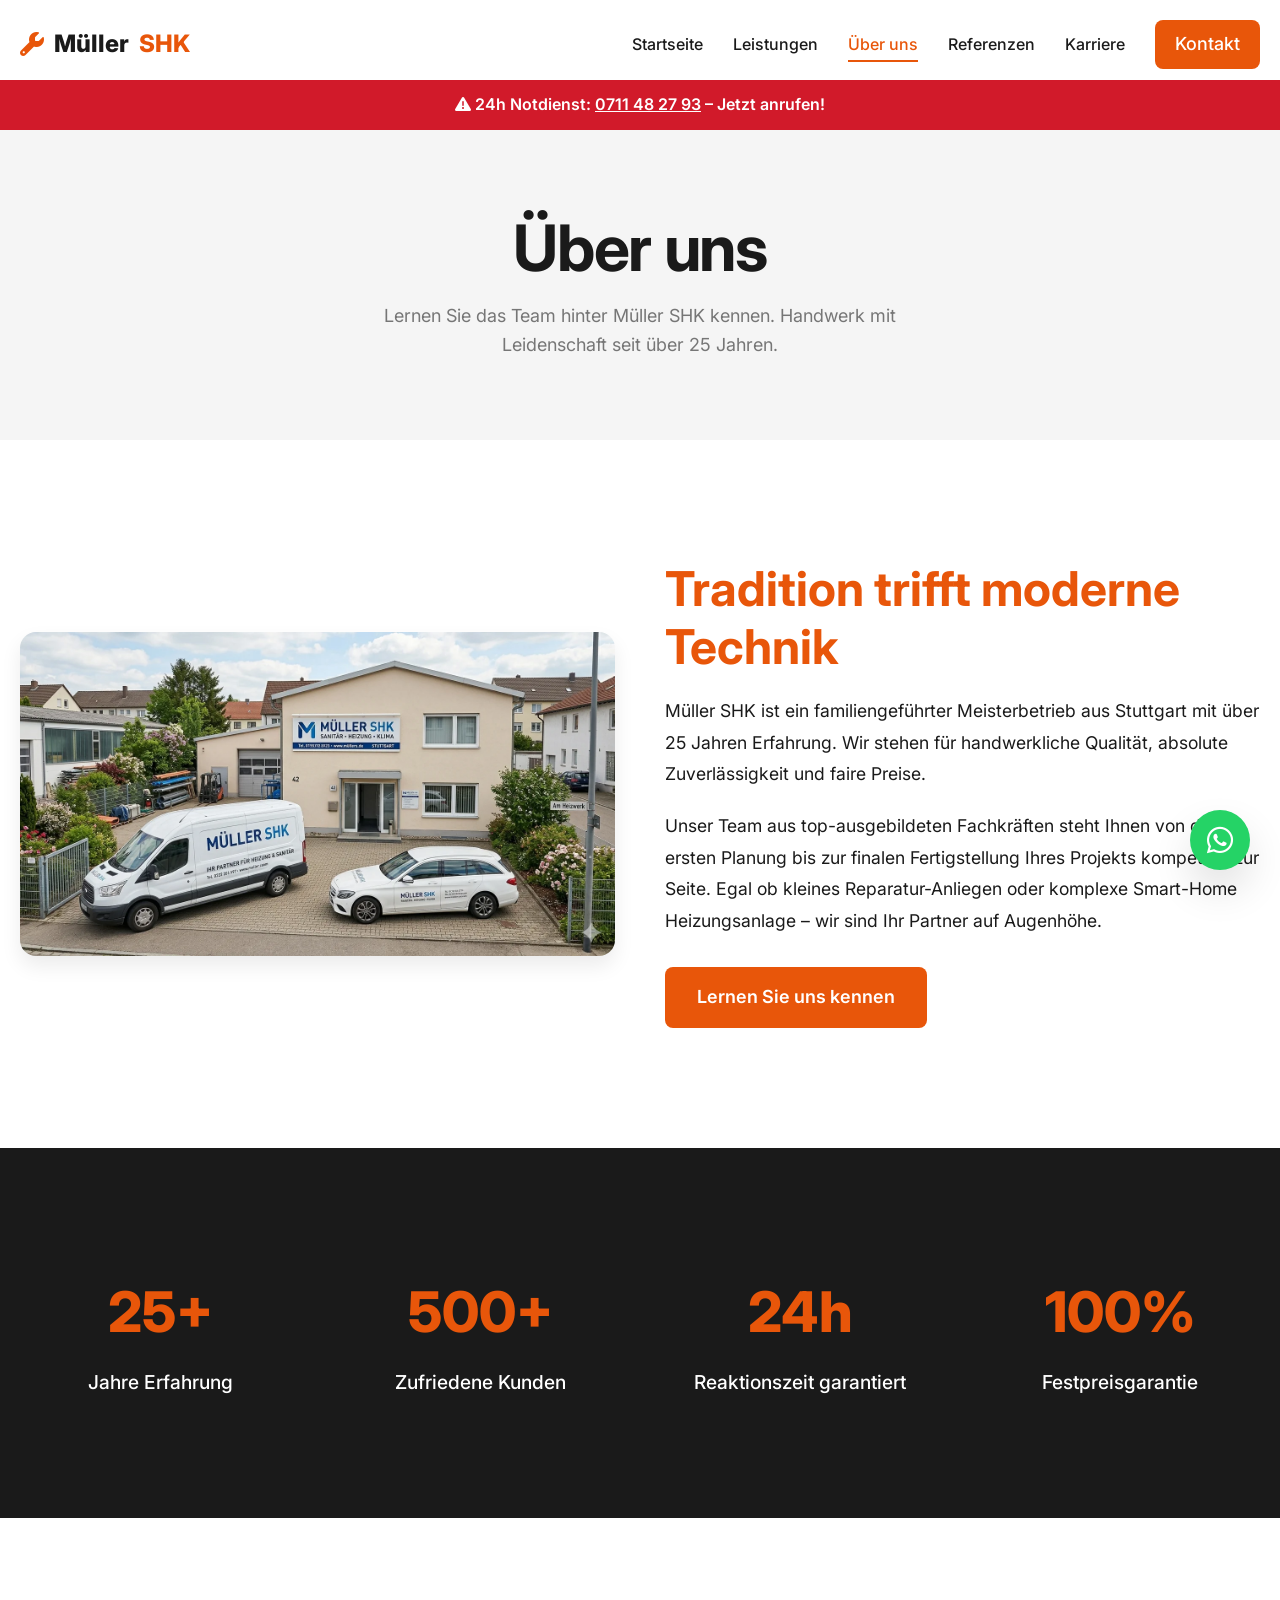
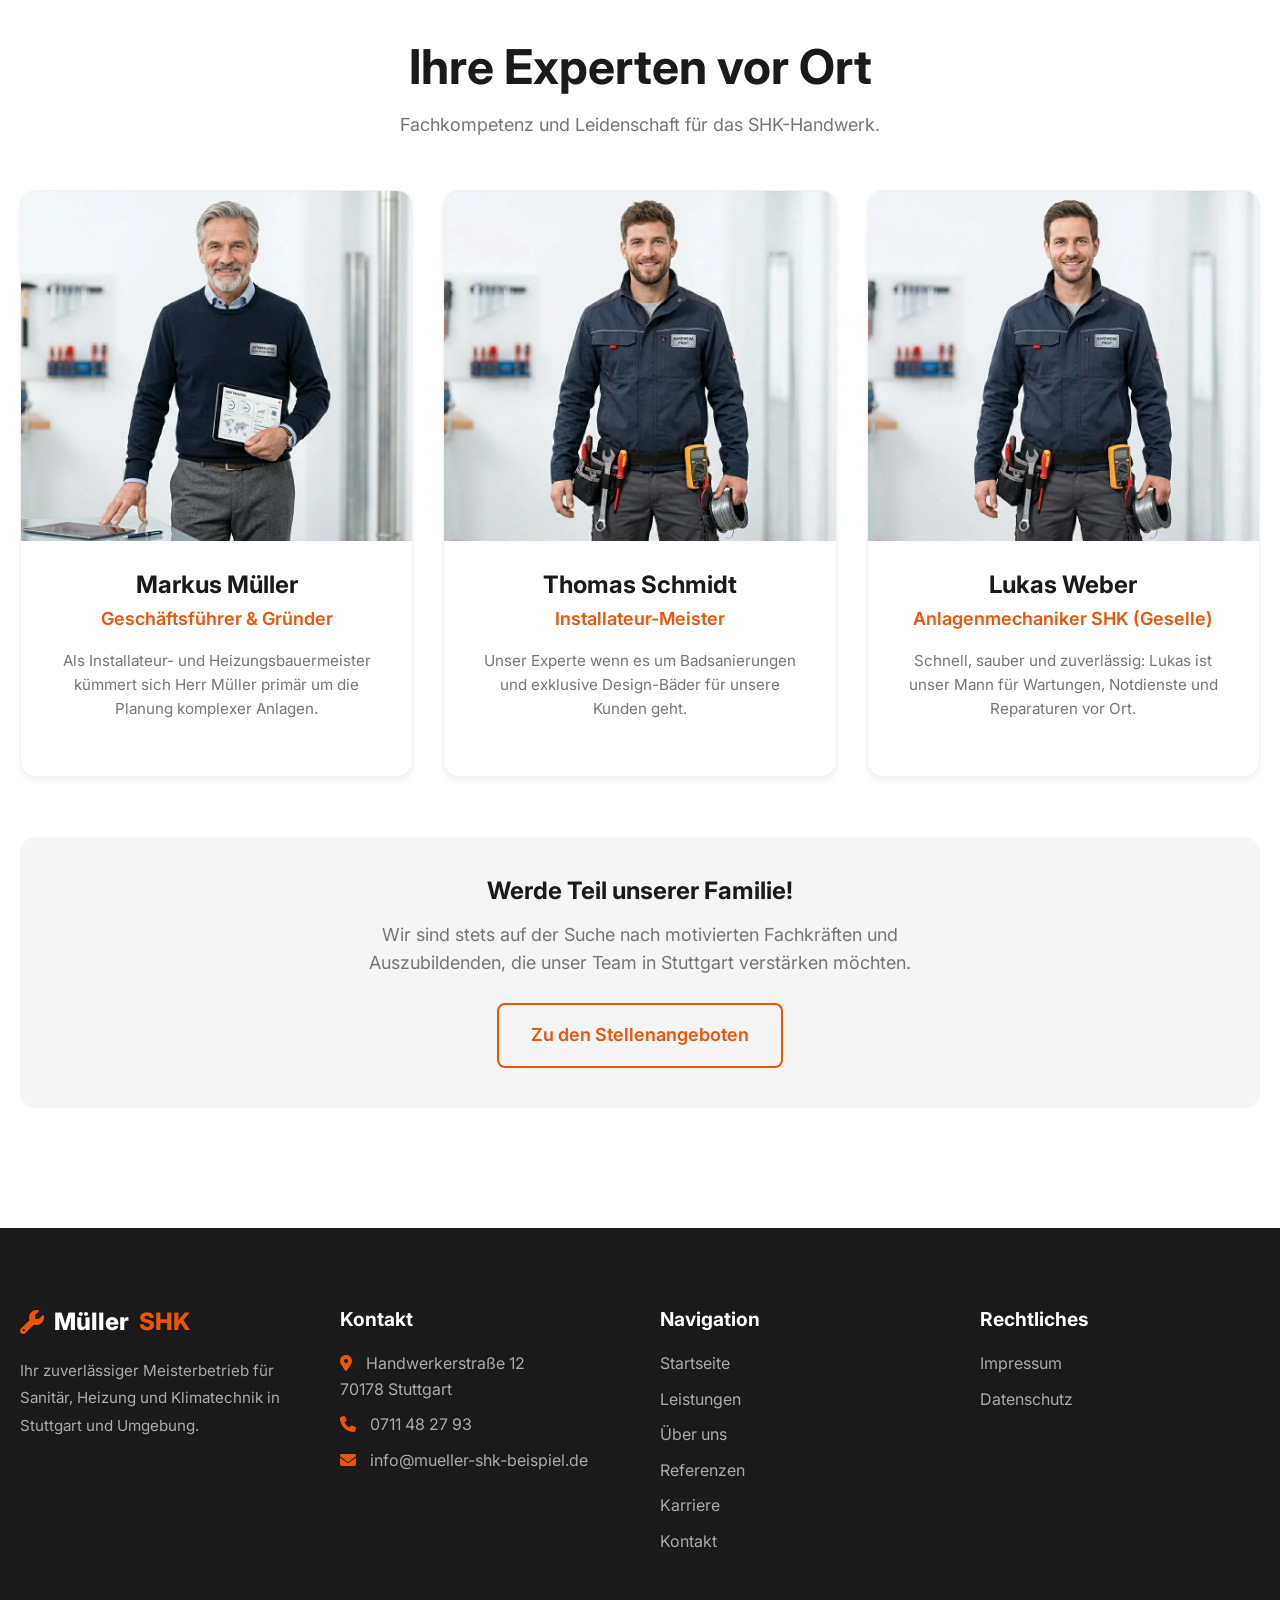
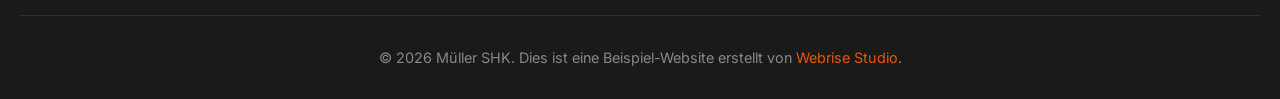
<file: ueber-uns.html>
<!DOCTYPE html>
<html lang="de">
<head>
    <meta charset="UTF-8">
    <meta name="viewport" content="width=device-width, initial-scale=1.0">
    <title>Über uns | Müller SHK - Meisterbetrieb in Stuttgart</title>
    <meta name="description" content="Müller SHK ist ein familiengeführter Meisterbetrieb aus Stuttgart. Wir stehen für Qualität, Zuverlässigkeit und faire Preise in der SHK Branche.">
    
    <link rel="preconnect" href="https://fonts.googleapis.com">
    <link rel="preconnect" href="https://fonts.gstatic.com" crossorigin>
    <link href="https://fonts.googleapis.com/css2?family=Inter:wght@400;500;600;700;800&display=swap" rel="stylesheet">
    <link rel="stylesheet" href="https://cdnjs.cloudflare.com/ajax/libs/font-awesome/6.4.0/css/all.min.css">
    <link rel="stylesheet" href="css/style.css">
  <link rel="icon" type="image/png" href="favicon.png">
  <link rel="apple-touch-icon" href="favicon.png">
  <!-- Open Graph -->
  <meta property="og:type" content="website">
  <meta property="og:url" content="https://webrisestudiode.github.io/mueller-shk/ueber-uns.html">
  <meta property="og:title" content="Über uns | Müller SHK Stuttgart">
  <meta property="og:description" content="Müller SHK ist ein familiengeführter Meisterbetrieb aus Stuttgart. Wir stehen für Qualität, Zuverlässigkeit und faire Preise in der SHK Branche.">
  <meta property="og:image" content="https://webrisestudiode.github.io/mueller-shk/Bilder%20Mitarbeiter/team1.webp">
  <meta name="twitter:card" content="summary_large_image">
</head>
<body>

<!-- Personalisierter Demo-Banner -->
<div id="personalized-banner" style="display:none; background:linear-gradient(90deg,#C64808,#E8560A); color:white; text-align:center; padding:10px 20px; font-size:0.9rem; font-weight:600; letter-spacing:0.01em; position:fixed;top:0;left:0;right:0;width:100%;z-index:9999;">
  <i class="fa-solid fa-eye" style="margin-right:8px;"></i>
  Guten Tag Herr/Frau <span id="banner-name" style="font-weight:800;"></span> – so könnte die Website von <strong id="banner-firma"></strong> aussehen &nbsp;·&nbsp;
  <a href="https://webrisestudio.de/kontakt.html" target="_blank" style="color:rgba(255,255,255,0.9);text-decoration:underline;font-weight:700;">Website anfragen →</a>
</div>
<script>
(function(){var p=new URLSearchParams(window.location.search);var f=p.get('firma'),n=p.get('name'),s=p.get('stadt'),t=p.get('telefon');if(f)sessionStorage.setItem('ws_firma',f);if(n)sessionStorage.setItem('ws_name',n);if(s)sessionStorage.setItem('ws_stadt',s);if(t)sessionStorage.setItem('ws_telefon',t);var name=sessionStorage.getItem('ws_name');if(name){var b=document.getElementById('personalized-banner'),el=document.getElementById('banner-name');if(b&&el){el.textContent=name;b.style.display='block';document.documentElement.appendChild(b);var h=b.offsetHeight||44;var sp=document.getElementById('ws-banner-spacer');if(sp)sp.style.height=h+'px';}}})();
</script>
<div id="ws-banner-spacer" style="height:0;overflow:hidden;"></div>

    <!-- Notdienst Banner -->
    <div class="emergency-banner">
        <div class="container">
            <i class="fa-solid fa-triangle-exclamation"></i> 24h Notdienst: <a href="tel:0711123456" style="text-decoration: underline; color: white;">0711 123456</a> – Jetzt anrufen!
        </div>
    </div>

    <!-- Header Navigation -->
    <header class="header">
        <div class="container nav-container">
            <a href="index.html" class="logo">
                <i class="fa-solid fa-wrench" style="color: var(--color-primary);"></i> Müller<span>SHK</span>
            </a>
            
            <button class="mobile-menu-btn">
                <i class="fa-solid fa-bars"></i>
            </button>
            
            <nav class="nav-links">
                <a href="index.html">Startseite</a>
                <a href="leistungen.html">Leistungen</a>
                <a href="ueber-uns.html" class="active">Über uns</a>
                <a href="referenzen.html">Referenzen</a>
                <a href="karriere.html">Karriere</a>
                <a href="kontakt.html" class="btn btn-primary" style="color:white; padding: 10px 20px;">Kontakt</a>
            </nav>
        </div>
    </header>

    <!-- Page Header -->
    <section class="page-header">
        <div class="container">
            <h1 class="animate-on-scroll">Über uns</h1>
            <p class="animate-on-scroll" style="transition-delay: 0.1s; max-width: 600px; margin: 0 auto;">Lernen Sie das Team hinter Müller SHK kennen. Handwerk mit Leidenschaft seit über 25 Jahren.</p>
        </div>
    </section>

    <!-- Company Info -->
    <section class="section-padding">
        <div class="container">
            <div class="grid" style="grid-template-columns: repeat(auto-fit, minmax(300px, 1fr)); gap: 50px; align-items: center;">
                <div class="animate-on-scroll">
                    <img src="Bilder Mitarbeiter/team1.webp" alt="Müller SHK Team bei der Arbeit" style="border-radius: var(--border-radius-lg); box-shadow: var(--shadow-md); width: 100%; max-height: 500px; object-fit: cover;" loading="lazy" width="1408" height="768" >
                </div>
                <div class="animate-on-scroll" style="transition-delay: 0.2s;">
                    <h2 class="text-primary" style="margin-bottom: 20px;">Tradition trifft moderne Technik</h2>
                    <p style="font-size: 1.1rem; color: var(--color-dark); margin-bottom: 20px; line-height: 1.8;">
                        Müller SHK ist ein familiengeführter Meisterbetrieb aus Stuttgart mit über 25 Jahren Erfahrung. Wir stehen für handwerkliche Qualität, absolute Zuverlässigkeit und faire Preise. 
                    </p>
                    <p style="font-size: 1.1rem; color: var(--color-dark); margin-bottom: 30px; line-height: 1.8;">
                        Unser Team aus top-ausgebildeten Fachkräften steht Ihnen von der ersten Planung bis zur finalen Fertigstellung Ihres Projekts kompetent zur Seite. Egal ob kleines Reparatur-Anliegen oder komplexe Smart-Home Heizungsanlage – wir sind Ihr Partner auf Augenhöhe.
                    </p>
                    <a href="kontakt.html" class="btn btn-primary">Lernen Sie uns kennen</a>
                </div>
            </div>
        </div>
    </section>

    <!-- Trust Numbers -->
    <section class="section-padding bg-dark text-white text-center">
        <div class="container">
            <div class="grid grid-2" style="grid-template-columns: repeat(auto-fit, minmax(200px, 1fr)); gap: 40px;">
                <div class="animate-on-scroll">
                    <div style="font-size: 3.5rem; font-weight: 800; color: var(--color-primary); margin-bottom: 10px;">25+</div>
                    <div style="font-size: 1.2rem; font-weight: 500;">Jahre Erfahrung</div>
                </div>
                <div class="animate-on-scroll" style="transition-delay: 0.1s;">
                    <div style="font-size: 3.5rem; font-weight: 800; color: var(--color-primary); margin-bottom: 10px;">500+</div>
                    <div style="font-size: 1.2rem; font-weight: 500;">Zufriedene Kunden</div>
                </div>
                <div class="animate-on-scroll" style="transition-delay: 0.2s;">
                    <div style="font-size: 3.5rem; font-weight: 800; color: var(--color-primary); margin-bottom: 10px;">24h</div>
                    <div style="font-size: 1.2rem; font-weight: 500;">Reaktionszeit garantiert</div>
                </div>
                <div class="animate-on-scroll" style="transition-delay: 0.3s;">
                    <div style="font-size: 3.5rem; font-weight: 800; color: var(--color-primary); margin-bottom: 10px;">100%</div>
                    <div style="font-size: 1.2rem; font-weight: 500;">Festpreisgarantie</div>
                </div>
            </div>
        </div>
    </section>

    <!-- Team Section -->
    <section class="section-padding">
        <div class="container">
            <div class="section-header animate-on-scroll">
                <h2>Ihre Experten vor Ort</h2>
                <p>Fachkompetenz und Leidenschaft für das SHK-Handwerk.</p>
            </div>
            
            <div class="grid grid-3">
                <!-- Team Member 1 -->
                <div class="card animate-on-scroll" style="text-align: center; padding: 0; overflow: hidden;">
                    <div class="team-member-img-wrap">
                        <img src="Bilder%20Mitarbeiter/chef.webp" alt="Markus Müller" class="team-member-img" loading="lazy" width="1376" height="768" >
                    </div>
                    <div style="padding: 30px;">
                        <h3 style="margin-bottom: 5px;">Markus Müller</h3>
                        <p style="color: var(--color-primary); font-weight: 600; margin-bottom: 15px;">Geschäftsführer & Gründer</p>
                        <p style="font-size: 0.95rem;">Als Installateur- und Heizungsbauermeister kümmert sich Herr Müller primär um die Planung komplexer Anlagen.</p>
                    </div>
                </div>
                
                <!-- Team Member 2 -->
                <div class="card animate-on-scroll" style="transition-delay: 0.1s; text-align: center; padding: 0; overflow: hidden;">
                    <div class="team-member-img-wrap">
                        <img src="Bilder%20Mitarbeiter/mitarbeiter1.webp" alt="Thomas Schmidt" class="team-member-img" loading="lazy" width="1376" height="768" >
                    </div>
                    <div style="padding: 30px;">
                        <h3 style="margin-bottom: 5px;">Thomas Schmidt</h3>
                        <p style="color: var(--color-primary); font-weight: 600; margin-bottom: 15px;">Installateur-Meister</p>
                        <p style="font-size: 0.95rem;">Unser Experte wenn es um Badsanierungen und exklusive Design-Bäder für unsere Kunden geht.</p>
                    </div>
                </div>
                
                <!-- Team Member 3 -->
                <div class="card animate-on-scroll" style="transition-delay: 0.2s; text-align: center; padding: 0; overflow: hidden;">
                    <div class="team-member-img-wrap">
                        <img src="Bilder%20Mitarbeiter/mitarbeiter2.webp" alt="Lukas Weber" class="team-member-img" loading="lazy" width="1376" height="768" >
                    </div>
                    <div style="padding: 30px;">
                        <h3 style="margin-bottom: 5px;">Lukas Weber</h3>
                        <p style="color: var(--color-primary); font-weight: 600; margin-bottom: 15px;">Anlagenmechaniker SHK (Geselle)</p>
                        <p style="font-size: 0.95rem;">Schnell, sauber und zuverlässig: Lukas ist unser Mann für Wartungen, Notdienste und Reparaturen vor Ort.</p>
                    </div>
                </div>
            </div>
            
            <!-- Join the team callout -->
            <div class="animate-on-scroll text-center" style="margin-top: 60px; padding: 40px; background-color: var(--color-light-gray); border-radius: var(--border-radius-lg);">
                <h3 style="margin-bottom: 15px;">Werde Teil unserer Familie!</h3>
                <p style="margin-bottom: 25px; max-width: 600px; margin-left: auto; margin-right: auto;">Wir sind stets auf der Suche nach motivierten Fachkräften und Auszubildenden, die unser Team in Stuttgart verstärken möchten.</p>
                <a href="karriere.html" class="btn btn-outline">Zu den Stellenangeboten</a>
            </div>
        </div>
    </section>

    <!-- Footer -->
    <footer class="footer">
        <!-- ... Footer (same as index) ... -->
        <div class="container">
            <div class="footer-grid">
                <div>
                    <h3 style="color: var(--color-white); font-weight:800; display:flex; align-items:center; gap:10px; margin-bottom: 20px;">
                        <i class="fa-solid fa-wrench" style="color: var(--color-primary);"></i> Müller<span style="color: var(--color-primary);">SHK</span>
                    </h3>
                    <p style="color: #aaa; font-size:0.95rem; line-height: 1.8;">
                        Ihr zuverlässiger Meisterbetrieb für Sanitär, Heizung und Klimatechnik in Stuttgart und Umgebung.
                    </p>
                </div>
                
                <div>
                    <h4>Kontakt</h4>
                    <ul class="footer-links" style="color: #aaa;">
                        <li><i class="fa-solid fa-location-dot" style="margin-right: 10px; color: var(--color-primary);"></i> Handwerkerstraße 12<br>70178 Stuttgart</li>
                        <li><i class="fa-solid fa-phone" style="margin-right: 10px; color: var(--color-primary);"></i> 0711 123456</li>
                        <li><i class="fa-solid fa-envelope" style="margin-right: 10px; color: var(--color-primary);"></i> info@mueller-shk-beispiel.de</li>
                    </ul>
                </div>
                
                <div>
                    <h4>Navigation</h4>
                    <ul class="footer-links">
                        <li><a href="index.html">Startseite</a></li>
                        <li><a href="leistungen.html">Leistungen</a></li>
                        <li><a href="ueber-uns.html">Über uns</a></li>
                        <li><a href="referenzen.html">Referenzen</a></li>
                        <li><a href="karriere.html">Karriere</a></li>
                        <li><a href="kontakt.html">Kontakt</a></li>
                    </ul>
                </div>
                
                <div>
                    <h4>Rechtliches</h4>
                    <ul class="footer-links">
                        <li><a href="impressum.html">Impressum</a></li>
                        <li><a href="datenschutz.html">Datenschutz</a></li>
                    </ul>
                </div>
            </div>
            
            <div class="footer-bottom">
                &copy; 2026 Müller SHK. Dies ist eine Beispiel-Website erstellt von <a href="https://webrisestudio.de" target="_blank" style="color:var(--color-primary);">Webrise Studio</a>.
            </div>
        </div>
    </footer>

    <!-- WhatsApp Button -->
    <a href="https://wa.me/49123456789?text=Hallo%20M%C3%BCller%20SHK,%20ich%20h%C3%A4tte%20eine%20Anfrage..." target="_blank" class="whatsapp-btn" aria-label="WhatsApp Kontakt">
        <i class="fa-brands fa-whatsapp"></i>
    </a>

    <!-- Scripts -->
    <script src="js/script.js"></script>
</body>
</html>
</file>
<file: css/style.css>
html { overflow-x: hidden; }
:root {
  --color-primary: #E8560A;
  --color-primary-dark: #C64808;
  --color-primary-light: #FFEDE5;
  --color-dark: #1A1A1A;
  --color-dark-gray: #2A2A2A;
  --color-gray: #767676;
  --color-light-gray: #F5F5F5;
  --color-white: #FFFFFF;
  --color-success: #28a745;
  --color-error: #dc3545;
  
  --font-family: 'Inter', sans-serif;
  
  --border-radius: 8px;
  --border-radius-lg: 16px;
  --shadow-sm: 0 4px 6px rgba(0, 0, 0, 0.05);
  --shadow-md: 0 10px 20px rgba(0, 0, 0, 0.08);
  --shadow-lg: 0 20px 40px rgba(0, 0, 0, 0.12);
  --transition: all 0.3s ease;
}

/* Reset & Base */
* {
  margin: 0;
  padding: 0;
  box-sizing: border-box;
}

html {
  scroll-behavior: smooth;
}

body {
  padding-top: 80px;
  font-family: var(--font-family);
  color: var(--color-dark);
  line-height: 1.6;
  background-color: var(--color-white);
  overflow-x: hidden;
}

a {
  text-decoration: none;
  color: inherit;
}

ul {
  list-style: none;
}

img {
  max-width: 100%;
  height: auto;
  display: block;
}

/* Typography */
h1, h2, h3, h4, h5, h6 {
  font-weight: 700;
  line-height: 1.2;
  margin-bottom: 1rem;
}

h1 {
  font-size: clamp(2.5rem, 5vw, 4rem);
  letter-spacing: -0.02em;
}

h2 {
  font-size: clamp(2rem, 4vw, 3rem);
}

h3 {
  font-size: 1.5rem;
}

p {
  margin-bottom: 1.5rem;
  font-size: 1.125rem;
  color: var(--color-gray);
}

/* Utilities */
.container {
  width: 100%;
  max-width: 1280px;
  margin: 0 auto;
  padding: 0 20px;
}

.text-center { text-align: center; }
.text-primary { color: var(--color-primary); }
.bg-light { background-color: var(--color-light-gray); }
.bg-dark { background-color: var(--color-dark); color: var(--color-white); }
.bg-dark p { color: #cccccc; }

.section-padding { padding: 80px 0; }
@media (min-width: 768px) {
  .section-padding { padding: 120px 0; }
}

.section-header {
  text-align: center;
  max-width: 700px;
  margin: 0 auto 50px;
}

.grid {
  display: grid;
  gap: 30px;
}
.grid-2 { grid-template-columns: repeat(auto-fit, minmax(300px, 1fr)); }
.grid-3 { grid-template-columns: repeat(auto-fit, minmax(300px, 1fr)); }
@media (min-width: 992px) {
  .grid-3 { grid-template-columns: repeat(3, 1fr); }
}

/* Buttons */
.btn {
  display: inline-block;
  padding: 16px 32px;
  border-radius: var(--border-radius);
  font-weight: 600;
  font-size: 1.125rem;
  cursor: pointer;
  transition: var(--transition);
  text-align: center;
  border: none;
}

.btn-primary {
  background-color: var(--color-primary);
  color: var(--color-white);
}

.btn-primary:hover {
  background-color: var(--color-primary-dark);
  transform: translateY(-2px);
  box-shadow: 0 10px 20px rgba(232, 86, 10, 0.2);
}

.btn-outline {
  border: 2px solid var(--color-primary);
  color: var(--color-primary);
  background: transparent;
}

.btn-outline:hover {
  background-color: var(--color-primary);
  color: var(--color-white);
}

.btn-block {
  display: block;
  width: 100%;
}

/* Notdienst Banner */
.emergency-banner {
  background-color: #d11a2a;
  color: white;
  text-align: center;
  padding: 12px 20px;
  font-weight: 600;
  font-size: 1rem;
  position: relative;
  z-index: 1000;
  animation: pulse-bg 2s infinite;
}

@keyframes pulse-bg {
  0% { background-color: #d11a2a; }
  50% { background-color: #ff2a3a; }
  100% { background-color: #d11a2a; }
}

/* Navigation */
.header {
  position: fixed;
  top: 0;
  left: 0;
  right: 0;
  width: 100%;
  background-color: rgba(255, 255, 255, 0.95);
  backdrop-filter: blur(10px);
  box-shadow: 0 2px 15px rgba(0,0,0,0.05);
  z-index: 999;
  padding: 20px 0;
  transition: var(--transition);
}

.header.scrolled {
  padding: 15px 0;
}

.nav-container {
  display: flex;
  justify-content: space-between;
  align-items: center;
}

.logo {
  font-size: 1.5rem;
  font-weight: 800;
  color: var(--color-dark);
  display: flex;
  align-items: center;
  gap: 10px;
}

.logo span {
  color: var(--color-primary);
}

.nav-links {
  display: flex;
  gap: 30px;
  align-items: center;
}

.nav-links a {
  font-weight: 500;
  color: var(--color-dark);
  position: relative;
  transition: var(--transition);
}

.nav-links a:hover, .nav-links a.active {
  color: var(--color-primary);
}

.nav-links a::after {
  content: '';
  position: absolute;
  bottom: -5px;
  left: 0;
  width: 0;
  height: 2px;
  background-color: var(--color-primary);
  transition: var(--transition);
}

.nav-links a:hover::after, .nav-links a.active::after {
  width: 100%;
}

.mobile-menu-btn {
  display: none;
  background: none;
  border: none;
  font-size: 24px;
  color: var(--color-dark);
  cursor: pointer;
}

@media (max-width: 991px) {
  .nav-links {
    position: absolute;
    top: 100%;
    left: 0;
    width: 100%;
    background-color: var(--color-white);
    flex-direction: column;
    padding: 30px 20px;
    box-shadow: 0 10px 20px rgba(0,0,0,0.1);
    transform: translateY(-20px);
    opacity: 0;
    visibility: hidden;
    transition: var(--transition);
  }
  
  .nav-links.active {
    transform: translateY(0);
    opacity: 1;
    visibility: visible;
  }
  
  .mobile-menu-btn {
    display: block;
  }
}

/* Hero Section */
.hero {
  position: relative;
  padding: 100px 0 140px;
  background: linear-gradient(rgba(26, 26, 26, 0.7), rgba(26, 26, 26, 0.7)), url('img/chef.jpg') center/cover;
  color: var(--color-white);
  text-align: center;
}

.hero p {
  color: var(--color-light-gray);
  font-size: 1.25rem;
  max-width: 600px;
  margin: 0 auto 40px;
}

.trust-badges-hero {
  display: flex;
  justify-content: center;
  gap: 30px;
  margin-top: 50px;
  flex-wrap: wrap;
}

.trust-badge {
  display: flex;
  align-items: center;
  gap: 10px;
  background: rgba(255,255,255,0.1);
  padding: 10px 20px;
  border-radius: 50px;
  backdrop-filter: blur(5px);
  font-weight: 500;
}

/* Cards & Services */
.card {
  background: var(--color-white);
  border-radius: var(--border-radius-lg);
  padding: 40px 30px;
  box-shadow: var(--shadow-sm);
  transition: var(--transition);
  border: 1px solid rgba(0,0,0,0.05);
  height: 100%;
  display: flex;
  flex-direction: column;
}

.card:hover {
  transform: translateY(-10px);
  box-shadow: var(--shadow-md);
  border-color: rgba(232, 86, 10, 0.2);
}

.card-icon {
  width: 64px;
  height: 64px;
  background-color: var(--color-primary-light);
  color: var(--color-primary);
  border-radius: 16px;
  display: flex;
  align-items: center;
  justify-content: center;
  font-size: 32px;
  margin-bottom: 24px;
}

.card-title {
  font-size: 1.25rem;
  margin-bottom: 15px;
}

.card-text {
  flex-grow: 1;
}

.card-image-wrap {
  margin: -40px -30px 30px;
  overflow: hidden;
  border-radius: var(--border-radius-lg) var(--border-radius-lg) 0 0;
}

.card-image {
  width: 100%;
  height: 200px;
  object-fit: cover;
  transition: transform 0.5s ease;
}

.card:hover .card-image {
  transform: scale(1.05);
}

/* Testimonials */
.testimonial-card {
  background: var(--color-white);
  padding: 30px;
  border-radius: var(--border-radius-lg);
  box-shadow: var(--shadow-sm);
  border-top: 4px solid var(--color-primary);
}

.stars {
  color: #FFD700;
  font-size: 1.2rem;
  margin-bottom: 15px;
}

.rating-badge {
  display: inline-flex;
  align-items: center;
  gap: 10px;
  background: var(--color-light-gray);
  color: var(--color-dark);
  padding: 15px 30px;
  border-radius: 50px;
  font-size: 1.2rem;
  font-weight: 700;
  margin-bottom: 40px;
}

/* Forms */
.form-group {
  margin-bottom: 20px;
}

.form-label {
  display: block;
  font-weight: 600;
  margin-bottom: 8px;
}

.form-control {
  width: 100%;
  padding: 15px;
  border: 1px solid #ddd;
  border-radius: var(--border-radius);
  font-family: var(--font-family);
  font-size: 1rem;
  transition: var(--transition);
}

.form-control:focus {
  outline: none;
  border-color: var(--color-primary);
  box-shadow: 0 0 0 3px rgba(232, 86, 10, 0.1);
}

textarea.form-control {
  min-height: 150px;
  resize: vertical;
}

.checkbox-wrap {
  display: flex;
  gap: 10px;
  align-items: flex-start;
  margin-bottom: 20px;
}

.checkbox-wrap input {
  margin-top: 5px;
}

/* Multi-step Form */
.multi-step-form {
  background: var(--color-white);
  padding: 40px;
  border-radius: var(--border-radius-lg);
  box-shadow: var(--shadow-lg);
}

.form-step {
  display: none;
  animation: fadeIn 0.5s;
}

.form-step.active {
  display: block;
}

@keyframes fadeIn {
  from { opacity: 0; transform: translateY(10px); }
  to { opacity: 1; transform: translateY(0); }
}

.progress-bar {
  display: flex;
  justify-content: space-between;
  margin-bottom: 40px;
  position: relative;
}

.progress-bar::before {
  content: '';
  position: absolute;
  top: 50%;
  left: 0;
  transform: translateY(-50%);
  width: 100%;
  height: 4px;
  background-color: var(--color-light-gray);
  z-index: 1;
}

.progress-line {
  position: absolute;
  top: 50%;
  left: 0;
  transform: translateY(-50%);
  width: 0%;
  height: 4px;
  background-color: var(--color-primary);
  z-index: 2;
  transition: width 0.3s ease;
}

.step-indicator {
  width: 40px;
  height: 40px;
  border-radius: 50%;
  background-color: var(--color-light-gray);
  color: var(--color-gray);
  display: flex;
  align-items: center;
  justify-content: center;
  font-weight: 700;
  position: relative;
  z-index: 3;
  transition: var(--transition);
}

.step-indicator.active {
  background-color: var(--color-primary);
  color: var(--color-white);
  box-shadow: 0 0 0 5px rgba(232, 86, 10, 0.2);
}

.step-indicator.completed {
  background-color: var(--color-primary);
  color: var(--color-white);
}

.service-selection-grid {
  display: grid;
  grid-template-columns: repeat(auto-fit, minmax(180px, 1fr));
  gap: 20px;
  margin-bottom: 30px;
}

.service-option {
  border: 2px solid #ddd;
  border-radius: var(--border-radius);
  padding: 20px;
  text-align: center;
  cursor: pointer;
  transition: var(--transition);
}

.service-option:hover {
  border-color: var(--color-primary-light);
  background-color: var(--color-primary-light);
}

.service-option.selected {
  border-color: var(--color-primary);
  background-color: var(--color-primary-light);
  color: var(--color-primary);
}

.service-option i {
  font-size: 2rem;
  margin-bottom: 10px;
  color: var(--color-primary);
}

.form-actions {
  display: flex;
  justify-content: space-between;
  margin-top: 30px;
}

/* Footer */
.footer {
  background-color: var(--color-dark);
  color: var(--color-white);
  padding: 80px 0 30px;
}

.footer-grid {
  display: grid;
  grid-template-columns: repeat(auto-fit, minmax(250px, 1fr));
  gap: 40px;
  margin-bottom: 50px;
}

.footer h4 {
  font-size: 1.2rem;
  margin-bottom: 20px;
  color: var(--color-white);
}

.footer-links li {
  margin-bottom: 10px;
}

.footer-links a {
  color: #aaa;
  transition: var(--transition);
}

.footer-links a:hover {
  color: var(--color-primary);
}

.footer-bottom {
  text-align: center;
  padding-top: 30px;
  border-top: 1px solid rgba(255,255,255,0.1);
  color: #888;
  font-size: 0.9rem;
}

/* WhatsApp & Cookies */
.whatsapp-btn {
  position: fixed;
  bottom: 30px;
  right: 30px;
  background-color: #25D366; /* Standard WhatsApp Green, but prompt said orange. I'll change to orange below */
  color: white;
  width: 60px;
  height: 60px;
  border-radius: 50%;
  display: flex;
  align-items: center;
  justify-content: center;
  font-size: 30px;
  box-shadow: var(--shadow-lg);
  z-index: 1000;
  transition: transform 0.3s cubic-bezier(0.175, 0.885, 0.32, 1.275);
}

.whatsapp-btn.orange {
  background-color: var(--color-primary);
}

.whatsapp-btn:hover {
  transform: scale(1.1);
}

.cookie-banner {
  position: fixed;
  bottom: 20px;
  left: 20px;
  right: 20px;
  background: var(--color-white);
  padding: 20px;
  border-radius: var(--border-radius);
  box-shadow: var(--shadow-lg);
  display: flex;
  flex-direction: column;
  gap: 15px;
  z-index: 1001;
  border: 1px solid #ddd;
  transform: translateY(150%);
  transition: transform 0.5s cubic-bezier(0.175, 0.885, 0.32, 1.275);
}

.cookie-banner.show {
  transform: translateY(0);
}

@media (min-width: 768px) {
  .cookie-banner {
    flex-direction: row;
    align-items: center;
    justify-content: space-between;
    left: 50%;
    transform: translate(-50%, 150%);
    max-width: 800px;
  }
  .cookie-banner.show {
    transform: translate(-50%, 0);
  }
}

/* Animations */
.animate-on-scroll {
  opacity: 0;
  transform: translateY(30px);
  transition: opacity 0.8s ease, transform 0.8s ease;
}

.animate-on-scroll.is-visible {
  opacity: 1;
  transform: translateY(0);
}

/* Map */
.map-container {
  height: 400px;
  background-color: #e5e3df;
  border-radius: var(--border-radius-lg);
  overflow: hidden;
  display: flex;
  align-items: center;
  justify-content: center;
  color: var(--color-gray);
  font-size: 1.2rem;
}

/* Stats */
.stat-box {
  text-align: center;
  padding: 30px;
}

.stat-number {
  font-size: 3rem;
  font-weight: 800;
  color: var(--color-primary);
  margin-bottom: 10px;
}

.stat-text {
  font-size: 1.1rem;
  font-weight: 600;
  color: var(--color-dark);
}

/* Page Header */
.page-header {
  padding: 80px 0;
  background-color: var(--color-light-gray);
  text-align: center;
}

/* Team Styles */
.team-member-img-wrap {
  height: 350px;
  overflow: hidden;
  position: relative;
}

.team-member-img {
  width: 100%;
  height: 100%;
  object-fit: cover;
  object-position: center;
  transition: transform 0.5s ease;
}

.card:hover .team-member-img {
  transform: scale(1.05);
}

/* Brands Section */
.brands-section {
  padding: 60px 0;
  background-color: var(--color-white);
  border-top: 1px solid rgba(0,0,0,0.05);
}
.brands-grid {
  display: flex;
  flex-wrap: wrap;
  justify-content: center;
  align-items: center;
  gap: 40px;
}
.brand-item {
  font-size: 1.5rem;
  font-weight: 800;
  color: var(--color-gray);
  text-transform: uppercase;
  letter-spacing: 1px;
  opacity: 0.6;
  transition: var(--transition);
}
.brand-item:hover {
  opacity: 1;
  color: var(--color-dark);
  transform: scale(1.05);
}
/* Mobile Fixes */
@media (max-width: 768px) {
  .section-padding {
    padding: 60px 0;
  }

  h1 {
    font-size: 2.2rem;
  }

  h2 {
    font-size: 1.8rem;
  }

  .grid-2, .grid-3 {
    grid-template-columns: 1fr !important;
  }

  .card {
    flex-direction: column !important;
    padding: 0 !important;
    overflow: visible !important;
  }

  .card > div {
    width: 100% !important;
    min-width: 100% !important;
    padding: 30px 25px !important;
  }

  .card .card-title,
  .card .card-text {
    padding: 0 25px !important;
    margin-bottom: 15px !important;
  }

  .card .btn {
    margin: 10px 25px 30px !important;
    padding: 14px 20px !important;
    display: block !important;
    width: auto !important; /* Let margins define width */
    text-align: center !important;
  }

  .card > div:first-child,
  .team-member-img-wrap {
    padding: 0 !important;
    height: auto !important;
  }

  .card img, 
  .grid img,
  .team-member-img {
    width: 100% !important;
    height: 250px !important;
    object-fit: cover !important;
    border-radius: 0 !important;
  }

  /* Task 3: Advantages with checkmarks alignment */
  ul li {
    display: flex !important;
    align-items: flex-start !important;
    text-align: left !important;
  }

  ul li i {
    margin-top: 6px !important;
    flex-shrink: 0 !important;
  }

  .service-selection-grid {
    grid-template-columns: 1fr !important;
  }
}
</file>
